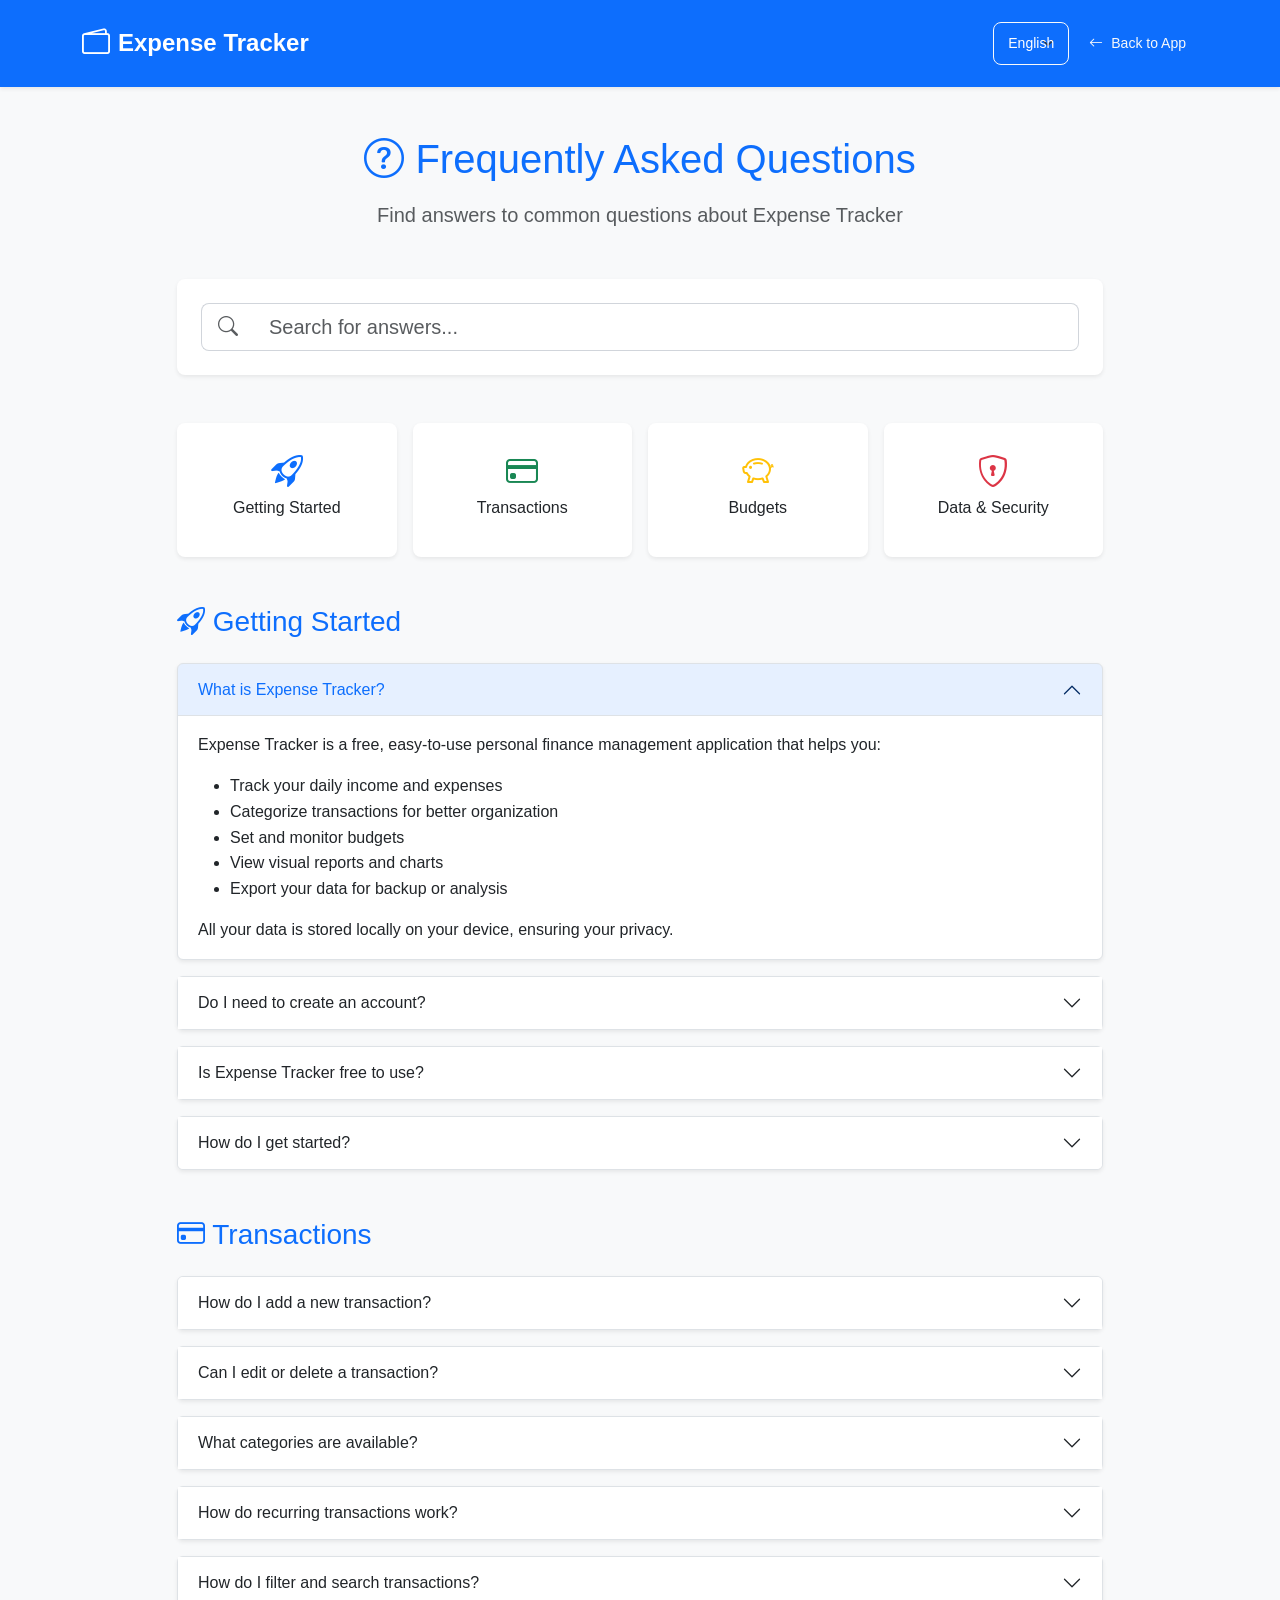
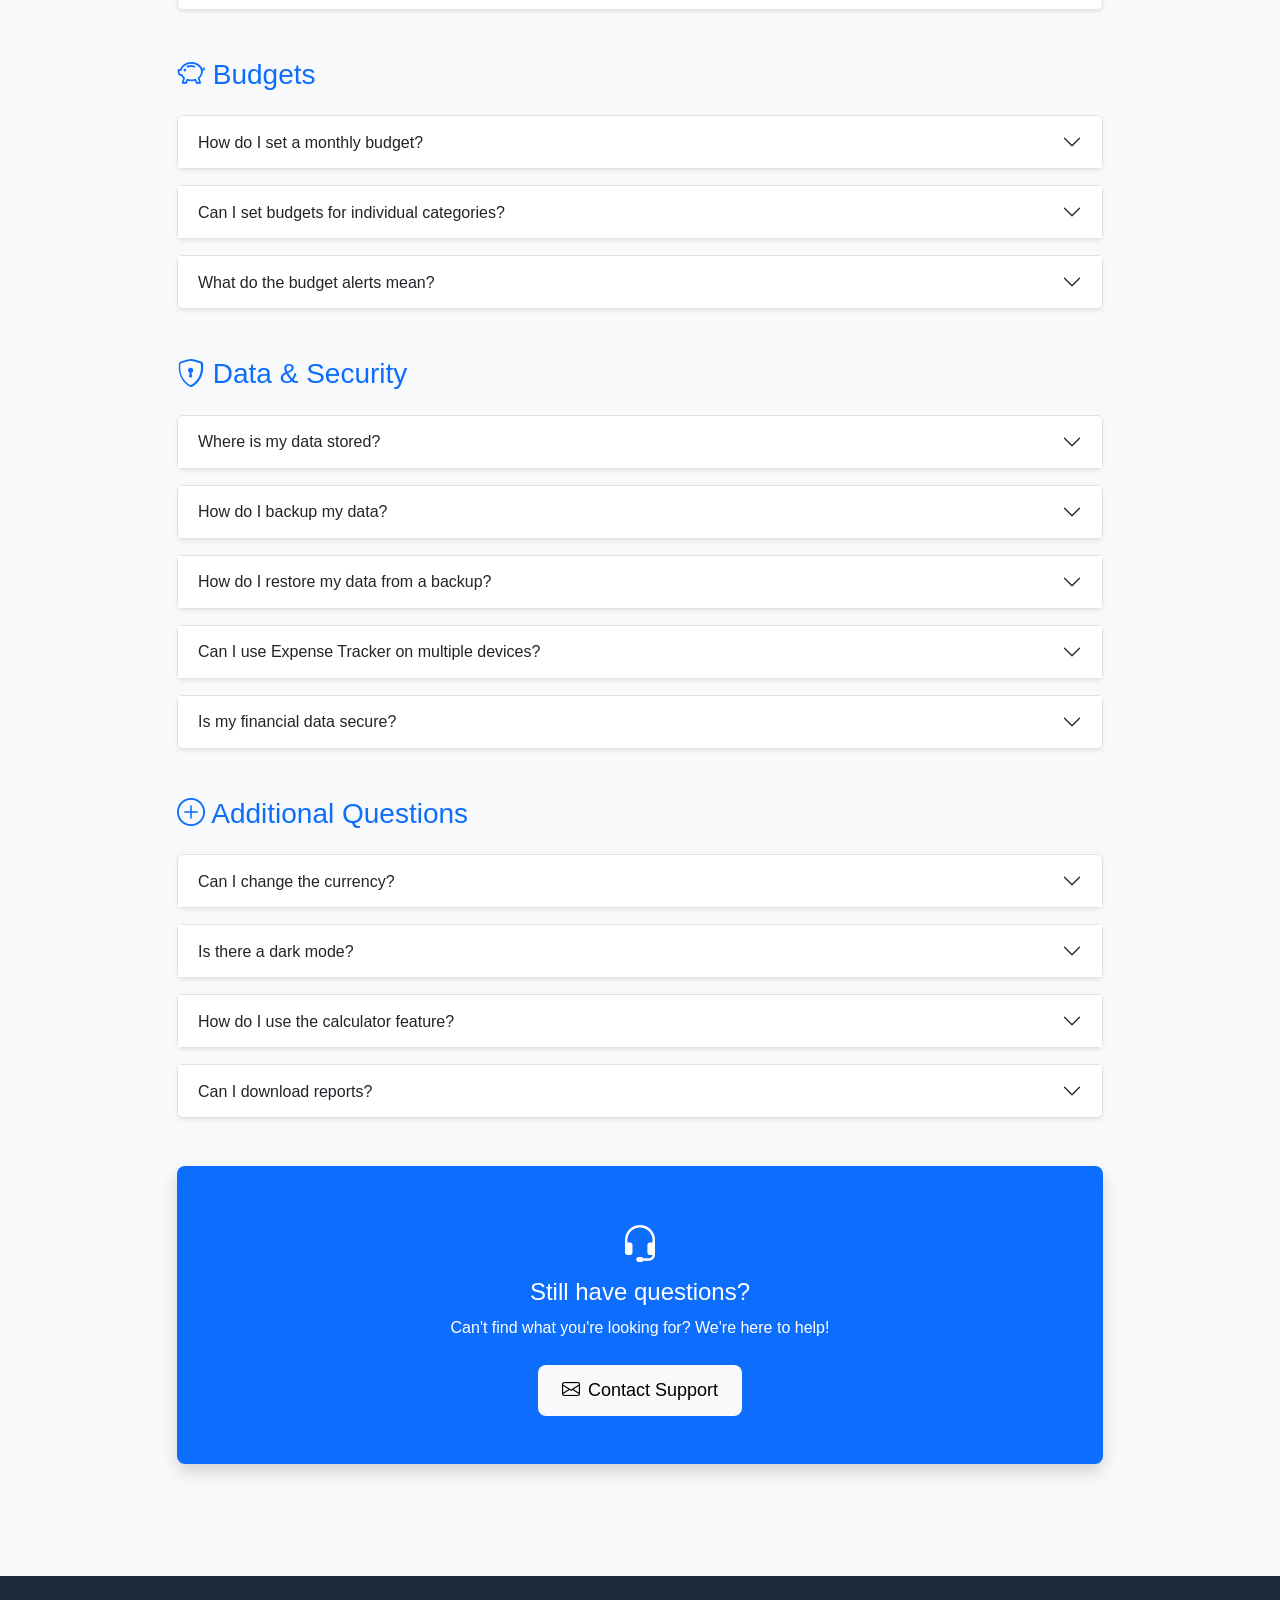
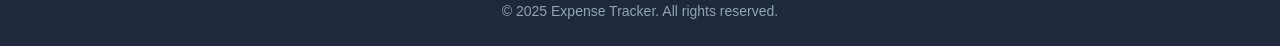
<file: faq.html>
<!DOCTYPE html>
<html lang="en">

<head>
    <meta charset="UTF-8">
    <meta name="viewport" content="width=device-width, initial-scale=1.0">
    <meta name="description" content="Frequently Asked Questions - Expense Tracker">
    <title data-i18n="page.title.faq">FAQ - Expense Tracker</title>
    <link rel="icon" type="image/svg+xml"
        href="data:image/svg+xml,%3Csvg xmlns='http://www.w3.org/2000/svg' viewBox='0 0 100 100'%3E%3Crect width='100' height='100' rx='20' fill='%230d6efd'/%3E%3Ctext x='50' y='70' font-size='60' text-anchor='middle' fill='white' font-family='Arial, sans-serif' font-weight='bold'%3E💰%3C/text%3E%3C/svg%3E">

    <!-- Bootstrap 5 CSS -->
    <link href="https://cdn.jsdelivr.net/npm/bootstrap@5.3.2/dist/css/bootstrap.min.css" rel="stylesheet">

    <!-- Bootstrap Icons -->
    <link rel="stylesheet" href="https://cdn.jsdelivr.net/npm/bootstrap-icons@1.11.2/font/bootstrap-icons.css">

    <!-- Custom CSS -->
    <link rel="stylesheet" href="styles.css">

    <style>
        .faq-item {
            border-left: 4px solid #0d6efd;
            transition: all 0.3s ease;
        }

        .faq-item:hover {
            border-left-color: #0a58ca;
            background-color: rgba(13, 110, 253, 0.05);
        }

        .accordion-button:not(.collapsed) {
            background-color: rgba(13, 110, 253, 0.1);
            color: #0d6efd;
        }

        .accordion-button:focus {
            box-shadow: 0 0 0 0.25rem rgba(13, 110, 253, 0.25);
        }

        .category-badge {
            font-size: 0.75rem;
            padding: 0.25rem 0.75rem;
            border-radius: 50px;
        }
    </style>
</head>

<body>
    <!-- Navigation Bar -->
    <nav class="navbar navbar-expand-lg navbar-dark bg-primary shadow-sm">
        <div class="container">
            <a class="navbar-brand" href="index.html">
                <i class="bi bi-wallet2"></i> <span data-i18n="footer.brand">Expense Tracker</span>
            </a>
            <div class="d-flex align-items-center gap-2">
                <select id="pageLangSelect" class="form-select form-select-sm bg-transparent text-white border-light"
                    style="width: auto;">
                    <option value="en" class="text-dark">English</option>
                    <option value="si" class="text-dark">සිංහල</option>
                    <option value="ta" class="text-dark">தமிழ்</option>
                </select>
                <a href="index.html" class="btn btn-outline-light btn-sm">
                    <i class="bi bi-arrow-left"></i> <span data-i18n="common.backToApp">Back to App</span>
                </a>
            </div>
        </div>
    </nav>

    <!-- Main Content -->
    <div class="container py-5">
        <div class="row justify-content-center">
            <div class="col-lg-10">
                <!-- Header -->
                <div class="text-center mb-5">
                    <h1 class="text-primary mb-3">
                        <i class="bi bi-question-circle"></i> <span data-i18n="faq.title">Frequently Asked
                            Questions</span>
                    </h1>
                    <p class="lead text-muted" data-i18n="faq.subtitle">Find answers to common questions about Expense
                        Tracker</p>
                </div>

                <!-- Search Box -->
                <div class="card shadow-sm mb-5">
                    <div class="card-body p-4">
                        <div class="input-group input-group-lg">
                            <span class="input-group-text bg-white border-end-0">
                                <i class="bi bi-search text-muted"></i>
                            </span>
                            <input type="text" class="form-control border-start-0" id="faqSearch"
                                data-i18n="faq.searchPlaceholder" placeholder="Search for answers..."
                                onkeyup="filterFAQ()">
                        </div>
                    </div>
                </div>

                <!-- Quick Links -->
                <div class="row g-3 mb-5">
                    <div class="col-6 col-md-3">
                        <a href="#getting-started" class="card text-decoration-none h-100 border-0 shadow-sm">
                            <div class="card-body text-center py-4">
                                <i class="bi bi-rocket-takeoff fs-2 text-primary mb-2"></i>
                                <h6 class="mb-0" data-i18n="faq.category.gettingStarted">Getting Started</h6>
                            </div>
                        </a>
                    </div>
                    <div class="col-6 col-md-3">
                        <a href="#transactions" class="card text-decoration-none h-100 border-0 shadow-sm">
                            <div class="card-body text-center py-4">
                                <i class="bi bi-credit-card fs-2 text-success mb-2"></i>
                                <h6 class="mb-0" data-i18n="faq.category.transactions">Transactions</h6>
                            </div>
                        </a>
                    </div>
                    <div class="col-6 col-md-3">
                        <a href="#budgets" class="card text-decoration-none h-100 border-0 shadow-sm">
                            <div class="card-body text-center py-4">
                                <i class="bi bi-piggy-bank fs-2 text-warning mb-2"></i>
                                <h6 class="mb-0" data-i18n="faq.category.budgets">Budgets</h6>
                            </div>
                        </a>
                    </div>
                    <div class="col-6 col-md-3">
                        <a href="#data-security" class="card text-decoration-none h-100 border-0 shadow-sm">
                            <div class="card-body text-center py-4">
                                <i class="bi bi-shield-lock fs-2 text-danger mb-2"></i>
                                <h6 class="mb-0" data-i18n="faq.category.dataSecurity">Data & Security</h6>
                            </div>
                        </a>
                    </div>
                </div>

                <!-- Getting Started Section -->
                <section id="getting-started" class="mb-5">
                    <h3 class="text-primary mb-4">
                        <i class="bi bi-rocket-takeoff"></i> <span data-i18n="faq.category.gettingStarted">Getting
                            Started</span>
                    </h3>
                    <div class="accordion" id="gettingStartedAccordion">
                        <div class="accordion-item faq-item mb-3 border rounded shadow-sm">
                            <h2 class="accordion-header">
                                <button class="accordion-button" type="button" data-bs-toggle="collapse"
                                    data-bs-target="#faq1" data-i18n="faq.q1">
                                    What is Expense Tracker?
                                </button>
                            </h2>
                            <div id="faq1" class="accordion-collapse collapse show"
                                data-bs-parent="#gettingStartedAccordion">
                                <div class="accordion-body">
                                    <p>Expense Tracker is a free, easy-to-use personal finance management application
                                        that helps you:</p>
                                    <ul>
                                        <li>Track your daily income and expenses</li>
                                        <li>Categorize transactions for better organization</li>
                                        <li>Set and monitor budgets</li>
                                        <li>View visual reports and charts</li>
                                        <li>Export your data for backup or analysis</li>
                                    </ul>
                                    <p class="mb-0">All your data is stored locally on your device, ensuring your
                                        privacy.</p>
                                </div>
                            </div>
                        </div>

                        <div class="accordion-item faq-item mb-3 border rounded shadow-sm">
                            <h2 class="accordion-header">
                                <button class="accordion-button collapsed" type="button" data-bs-toggle="collapse"
                                    data-bs-target="#faq2" data-i18n="faq.q2">
                                    Do I need to create an account?
                                </button>
                            </h2>
                            <div id="faq2" class="accordion-collapse collapse"
                                data-bs-parent="#gettingStartedAccordion">
                                <div class="accordion-body">
                                    <p><strong>No account required!</strong> Expense Tracker works entirely in your
                                        browser without requiring registration or login.</p>
                                    <p class="mb-0">Your data is stored locally using your browser's localStorage, which
                                        means you can start tracking expenses immediately without any setup.</p>
                                </div>
                            </div>
                        </div>

                        <div class="accordion-item faq-item mb-3 border rounded shadow-sm">
                            <h2 class="accordion-header">
                                <button class="accordion-button collapsed" type="button" data-bs-toggle="collapse"
                                    data-bs-target="#faq3" data-i18n="faq.q3">
                                    Is Expense Tracker free to use?
                                </button>
                            </h2>
                            <div id="faq3" class="accordion-collapse collapse"
                                data-bs-parent="#gettingStartedAccordion">
                                <div class="accordion-body">
                                    <p><strong>Yes, completely free!</strong> Expense Tracker is 100% free to use with
                                        no hidden costs, subscriptions, or premium features locked behind a paywall.</p>
                                    <p class="mb-0">All features are available to everyone.</p>
                                </div>
                            </div>
                        </div>

                        <div class="accordion-item faq-item mb-3 border rounded shadow-sm">
                            <h2 class="accordion-header">
                                <button class="accordion-button collapsed" type="button" data-bs-toggle="collapse"
                                    data-bs-target="#faq4" data-i18n="faq.q4">
                                    How do I get started?
                                </button>
                            </h2>
                            <div id="faq4" class="accordion-collapse collapse"
                                data-bs-parent="#gettingStartedAccordion">
                                <div class="accordion-body">
                                    <p>Getting started is easy:</p>
                                    <ol>
                                        <li><strong>Add your first transaction:</strong> Click the "Add Transaction"
                                            button</li>
                                        <li><strong>Choose the type:</strong> Select Income or Expense</li>
                                        <li><strong>Fill in details:</strong> Enter amount, category, description, and
                                            date</li>
                                        <li><strong>Save:</strong> Click "Save Transaction"</li>
                                    </ol>
                                    <p class="mb-0">That's it! Your transaction will appear in the Recent Transactions
                                        list and be reflected in your dashboard summary.</p>
                                </div>
                            </div>
                        </div>
                    </div>
                </section>

                <!-- Transactions Section -->
                <section id="transactions" class="mb-5">
                    <h3 class="text-primary mb-4">
                        <i class="bi bi-credit-card"></i> <span
                            data-i18n="faq.category.transactions">Transactions</span>
                    </h3>
                    <div class="accordion" id="transactionsAccordion">
                        <div class="accordion-item faq-item mb-3 border rounded shadow-sm">
                            <h2 class="accordion-header">
                                <button class="accordion-button collapsed" type="button" data-bs-toggle="collapse"
                                    data-bs-target="#faq5" data-i18n="faq.q5">
                                    How do I add a new transaction?
                                </button>
                            </h2>
                            <div id="faq5" class="accordion-collapse collapse" data-bs-parent="#transactionsAccordion">
                                <div class="accordion-body">
                                    <p>To add a new transaction:</p>
                                    <ol>
                                        <li>Click the <span class="badge bg-primary"><i class="bi bi-plus-circle"></i>
                                                Add Transaction</span> button</li>
                                        <li>Select whether it's an <strong>Income</strong> or <strong>Expense</strong>
                                        </li>
                                        <li>Enter the <strong>Amount</strong></li>
                                        <li>Choose a <strong>Category</strong> (e.g., Food, Transport, Salary)</li>
                                        <li>Add a <strong>Description</strong> for reference</li>
                                        <li>Select the <strong>Date</strong></li>
                                        <li>Click <strong>Save Transaction</strong></li>
                                    </ol>
                                </div>
                            </div>
                        </div>

                        <div class="accordion-item faq-item mb-3 border rounded shadow-sm">
                            <h2 class="accordion-header">
                                <button class="accordion-button collapsed" type="button" data-bs-toggle="collapse"
                                    data-bs-target="#faq6" data-i18n="faq.q6">
                                    Can I edit or delete a transaction?
                                </button>
                            </h2>
                            <div id="faq6" class="accordion-collapse collapse" data-bs-parent="#transactionsAccordion">
                                <div class="accordion-body">
                                    <p><strong>Yes!</strong> Each transaction in the Recent Transactions list has action
                                        buttons:</p>
                                    <ul>
                                        <li><i class="bi bi-pencil text-primary"></i> <strong>Edit:</strong> Modify any
                                            transaction details</li>
                                        <li><i class="bi bi-copy text-secondary"></i> <strong>Duplicate:</strong> Create
                                            a copy with today's date</li>
                                        <li><i class="bi bi-trash text-danger"></i> <strong>Delete:</strong> Remove the
                                            transaction permanently</li>
                                    </ul>
                                </div>
                            </div>
                        </div>

                        <div class="accordion-item faq-item mb-3 border rounded shadow-sm">
                            <h2 class="accordion-header">
                                <button class="accordion-button collapsed" type="button" data-bs-toggle="collapse"
                                    data-bs-target="#faq7" data-i18n="faq.q7">
                                    What categories are available?
                                </button>
                            </h2>
                            <div id="faq7" class="accordion-collapse collapse" data-bs-parent="#transactionsAccordion">
                                <div class="accordion-body">
                                    <p><strong>Expense Categories:</strong></p>
                                    <p>🍔 Food, 🚗 Transport, 💡 Utilities, 🎬 Entertainment, 🛒 Shopping, 🏥 Health, 📚
                                        Education, 🏠 Rent/Mortgage, 🛡️ Insurance, 💳 Debt/Loan, 💎 Savings/Investment,
                                        🎁 Gifts, ✈️ Travel, 📱 Subscriptions, 💅 Personal Care</p>
                                    <p><strong>Income Categories:</strong></p>
                                    <p>💰 Salary, 💼 Business/Freelance, 📈 Investment, 🏘️ Rental Income, 🎉 Bonus, 🎀
                                        Gift Received, ↩️ Refund</p>
                                    <p class="mb-0">📦 <strong>Other:</strong> For anything that doesn't fit the above
                                        categories</p>
                                </div>
                            </div>
                        </div>

                        <div class="accordion-item faq-item mb-3 border rounded shadow-sm">
                            <h2 class="accordion-header">
                                <button class="accordion-button collapsed" type="button" data-bs-toggle="collapse"
                                    data-bs-target="#faq8" data-i18n="faq.q8">
                                    How do recurring transactions work?
                                </button>
                            </h2>
                            <div id="faq8" class="accordion-collapse collapse" data-bs-parent="#transactionsAccordion">
                                <div class="accordion-body">
                                    <p>Recurring transactions automatically create new entries based on your schedule:
                                    </p>
                                    <ul>
                                        <li><strong>Daily:</strong> Creates a transaction every day</li>
                                        <li><strong>Weekly:</strong> Creates a transaction every week</li>
                                        <li><strong>Monthly:</strong> Creates a transaction every month</li>
                                        <li><strong>Yearly:</strong> Creates a transaction every year</li>
                                    </ul>
                                    <p>To set up:</p>
                                    <ol>
                                        <li>Go to Settings → Recurring Transactions</li>
                                        <li>Click "Add Recurring"</li>
                                        <li>Fill in the details and frequency</li>
                                        <li>Set start date (and optional end date)</li>
                                    </ol>
                                    <p class="mb-0">You can enable/disable, edit, or delete recurring transactions at
                                        any time.</p>
                                </div>
                            </div>
                        </div>

                        <div class="accordion-item faq-item mb-3 border rounded shadow-sm">
                            <h2 class="accordion-header">
                                <button class="accordion-button collapsed" type="button" data-bs-toggle="collapse"
                                    data-bs-target="#faq9" data-i18n="faq.q9">
                                    How do I filter and search transactions?
                                </button>
                            </h2>
                            <div id="faq9" class="accordion-collapse collapse" data-bs-parent="#transactionsAccordion">
                                <div class="accordion-body">
                                    <p>Use the filter options above the transactions list:</p>
                                    <ul>
                                        <li><strong>Type Filter:</strong> All, Income Only, or Expenses Only</li>
                                        <li><strong>Category Filter:</strong> Filter by specific category</li>
                                        <li><strong>Period Filter:</strong> Today, This Week, This Month, This Year, All
                                            Time, or Custom Range</li>
                                        <li><strong>Search Box:</strong> Search by description or amount</li>
                                    </ul>
                                </div>
                            </div>
                        </div>
                    </div>
                </section>

                <!-- Budgets Section -->
                <section id="budgets" class="mb-5">
                    <h3 class="text-primary mb-4">
                        <i class="bi bi-piggy-bank"></i> <span data-i18n="faq.category.budgets">Budgets</span>
                    </h3>
                    <div class="accordion" id="budgetsAccordion">
                        <div class="accordion-item faq-item mb-3 border rounded shadow-sm">
                            <h2 class="accordion-header">
                                <button class="accordion-button collapsed" type="button" data-bs-toggle="collapse"
                                    data-bs-target="#faq10" data-i18n="faq.q10">
                                    How do I set a monthly budget?
                                </button>
                            </h2>
                            <div id="faq10" class="accordion-collapse collapse" data-bs-parent="#budgetsAccordion">
                                <div class="accordion-body">
                                    <p>To set your monthly budget:</p>
                                    <ol>
                                        <li>Click the <i class="bi bi-gear"></i> <strong>Settings</strong> icon in the
                                            navigation</li>
                                        <li>Find the <strong>Monthly Budget</strong> field</li>
                                        <li>Enter your desired budget amount</li>
                                        <li>Click <strong>Save Settings</strong></li>
                                    </ol>
                                    <p class="mb-0">Your budget progress will be displayed on the dashboard with a
                                        visual progress bar.</p>
                                </div>
                            </div>
                        </div>

                        <div class="accordion-item faq-item mb-3 border rounded shadow-sm">
                            <h2 class="accordion-header">
                                <button class="accordion-button collapsed" type="button" data-bs-toggle="collapse"
                                    data-bs-target="#faq11" data-i18n="faq.q11">
                                    Can I set budgets for individual categories?
                                </button>
                            </h2>
                            <div id="faq11" class="accordion-collapse collapse" data-bs-parent="#budgetsAccordion">
                                <div class="accordion-body">
                                    <p><strong>Yes!</strong> You can set individual budgets for each expense category:
                                    </p>
                                    <ol>
                                        <li>Go to <strong>Settings</strong></li>
                                        <li>Scroll to <strong>Category Budgets</strong> section</li>
                                        <li>Enter budget amounts for each category you want to track</li>
                                        <li>Save your settings</li>
                                    </ol>
                                    <p class="mb-0">You'll receive alerts when you reach 80%, 90%, or exceed your
                                        category budgets.</p>
                                </div>
                            </div>
                        </div>

                        <div class="accordion-item faq-item mb-3 border rounded shadow-sm">
                            <h2 class="accordion-header">
                                <button class="accordion-button collapsed" type="button" data-bs-toggle="collapse"
                                    data-bs-target="#faq12" data-i18n="faq.q12">
                                    What do the budget alerts mean?
                                </button>
                            </h2>
                            <div id="faq12" class="accordion-collapse collapse" data-bs-parent="#budgetsAccordion">
                                <div class="accordion-body">
                                    <p>Budget alerts notify you about your spending:</p>
                                    <ul>
                                        <li><span class="badge bg-info">ℹ️ 80% Used</span> - You've used 80% of your
                                            budget</li>
                                        <li><span class="badge bg-warning text-dark">⚠️ 90% Used</span> - Warning:
                                            approaching your limit</li>
                                        <li><span class="badge bg-danger">⚠️ Exceeded</span> - You've gone over your
                                            budget</li>
                                    </ul>
                                    <p class="mb-0">You can enable or disable budget alerts in Settings → Notifications.
                                    </p>
                                </div>
                            </div>
                        </div>
                    </div>
                </section>

                <!-- Data & Security Section -->
                <section id="data-security" class="mb-5">
                    <h3 class="text-primary mb-4">
                        <i class="bi bi-shield-lock"></i> <span data-i18n="faq.category.dataSecurity">Data &
                            Security</span>
                    </h3>
                    <div class="accordion" id="dataSecurityAccordion">
                        <div class="accordion-item faq-item mb-3 border rounded shadow-sm">
                            <h2 class="accordion-header">
                                <button class="accordion-button collapsed" type="button" data-bs-toggle="collapse"
                                    data-bs-target="#faq13" data-i18n="faq.q13">
                                    Where is my data stored?
                                </button>
                            </h2>
                            <div id="faq13" class="accordion-collapse collapse" data-bs-parent="#dataSecurityAccordion">
                                <div class="accordion-body">
                                    <p>Your data is stored <strong>locally on your device</strong> using your browser's
                                        localStorage.</p>
                                    <div class="alert alert-success">
                                        <i class="bi bi-check-circle"></i> <strong>Benefits:</strong>
                                        <ul class="mb-0 mt-2">
                                            <li>Your financial data never leaves your device</li>
                                            <li>No server or cloud storage involved</li>
                                            <li>Complete privacy and control over your data</li>
                                        </ul>
                                    </div>
                                </div>
                            </div>
                        </div>

                        <div class="accordion-item faq-item mb-3 border rounded shadow-sm">
                            <h2 class="accordion-header">
                                <button class="accordion-button collapsed" type="button" data-bs-toggle="collapse"
                                    data-bs-target="#faq14" data-i18n="faq.q14">
                                    How do I backup my data?
                                </button>
                            </h2>
                            <div id="faq14" class="accordion-collapse collapse" data-bs-parent="#dataSecurityAccordion">
                                <div class="accordion-body">
                                    <p><strong>Regular backups are recommended!</strong> To export your data:</p>
                                    <ol>
                                        <li>Go to <strong>Settings</strong></li>
                                        <li>Scroll to <strong>Data Management</strong></li>
                                        <li>Click <strong>Export Data (JSON)</strong> for a complete backup</li>
                                        <li>Or click <strong>Export as CSV</strong> for spreadsheet compatibility</li>
                                    </ol>
                                    <div class="alert alert-warning">
                                        <i class="bi bi-exclamation-triangle"></i> <strong>Important:</strong> Clearing
                                        your browser data or using private/incognito mode will remove your stored data.
                                        Always keep backups!
                                    </div>
                                </div>
                            </div>
                        </div>

                        <div class="accordion-item faq-item mb-3 border rounded shadow-sm">
                            <h2 class="accordion-header">
                                <button class="accordion-button collapsed" type="button" data-bs-toggle="collapse"
                                    data-bs-target="#faq15" data-i18n="faq.q15">
                                    How do I restore my data from a backup?
                                </button>
                            </h2>
                            <div id="faq15" class="accordion-collapse collapse" data-bs-parent="#dataSecurityAccordion">
                                <div class="accordion-body">
                                    <p>To restore data from a JSON backup:</p>
                                    <ol>
                                        <li>Go to <strong>Settings</strong></li>
                                        <li>Click <strong>Import Data</strong></li>
                                        <li>Select your backup JSON file</li>
                                        <li>Your data will be restored automatically</li>
                                    </ol>
                                    <p class="mb-0"><strong>Note:</strong> Importing will replace all existing data with
                                        the backup data.</p>
                                </div>
                            </div>
                        </div>

                        <div class="accordion-item faq-item mb-3 border rounded shadow-sm">
                            <h2 class="accordion-header">
                                <button class="accordion-button collapsed" type="button" data-bs-toggle="collapse"
                                    data-bs-target="#faq16" data-i18n="faq.q16">
                                    Can I use Expense Tracker on multiple devices?
                                </button>
                            </h2>
                            <div id="faq16" class="accordion-collapse collapse" data-bs-parent="#dataSecurityAccordion">
                                <div class="accordion-body">
                                    <p>Since data is stored locally, it doesn't automatically sync between devices.
                                        However, you can manually transfer data:</p>
                                    <ol>
                                        <li><strong>Export</strong> your data from the first device (JSON format)</li>
                                        <li>Transfer the file to your other device (email, cloud storage, USB, etc.)
                                        </li>
                                        <li><strong>Import</strong> the file on the second device</li>
                                    </ol>
                                    <p class="mb-0">Repeat this process whenever you want to sync your data between
                                        devices.</p>
                                </div>
                            </div>
                        </div>

                        <div class="accordion-item faq-item mb-3 border rounded shadow-sm">
                            <h2 class="accordion-header">
                                <button class="accordion-button collapsed" type="button" data-bs-toggle="collapse"
                                    data-bs-target="#faq17" data-i18n="faq.q17">
                                    Is my financial data secure?
                                </button>
                            </h2>
                            <div id="faq17" class="accordion-collapse collapse" data-bs-parent="#dataSecurityAccordion">
                                <div class="accordion-body">
                                    <p><strong>Yes!</strong> Your data security is ensured by:</p>
                                    <ul>
                                        <li><strong>Local Storage:</strong> Data never leaves your device</li>
                                        <li><strong>No External Transmission:</strong> We don't send your data to any
                                            servers</li>
                                        <li><strong>No Third-Party Access:</strong> Your financial information isn't
                                            shared with anyone</li>
                                        <li><strong>Browser Security:</strong> Protected by your browser's security
                                            measures</li>
                                    </ul>
                                    <p class="mb-0">For more details, please read our <a
                                            href="privacy-policy.html">Privacy Policy</a>.</p>
                                </div>
                            </div>
                        </div>
                    </div>
                </section>

                <!-- Additional Questions Section -->
                <section id="additional" class="mb-5">
                    <h3 class="text-primary mb-4">
                        <i class="bi bi-plus-circle"></i> <span data-i18n="faq.category.additional">Additional
                            Questions</span>
                    </h3>
                    <div class="accordion" id="additionalAccordion">
                        <div class="accordion-item faq-item mb-3 border rounded shadow-sm">
                            <h2 class="accordion-header">
                                <button class="accordion-button collapsed" type="button" data-bs-toggle="collapse"
                                    data-bs-target="#faq18" data-i18n="faq.q18">
                                    Can I change the currency?
                                </button>
                            </h2>
                            <div id="faq18" class="accordion-collapse collapse" data-bs-parent="#additionalAccordion">
                                <div class="accordion-body">
                                    <p><strong>Yes!</strong> Expense Tracker supports multiple currencies:</p>
                                    <ul>
                                        <li>🇱🇰 Sri Lankan Rupee (Rs.)</li>
                                        <li>🇺🇸 US Dollar ($)</li>
                                        <li>🇬🇧 British Pound (£)</li>
                                        <li>🇪🇺 Euro (€)</li>
                                        <li>🇦🇪 UAE Dirham (د.إ)</li>
                                    </ul>
                                    <p class="mb-0">Change your currency in Settings → Currency.</p>
                                </div>
                            </div>
                        </div>

                        <div class="accordion-item faq-item mb-3 border rounded shadow-sm">
                            <h2 class="accordion-header">
                                <button class="accordion-button collapsed" type="button" data-bs-toggle="collapse"
                                    data-bs-target="#faq19" data-i18n="faq.q19">
                                    Is there a dark mode?
                                </button>
                            </h2>
                            <div id="faq19" class="accordion-collapse collapse" data-bs-parent="#additionalAccordion">
                                <div class="accordion-body">
                                    <p><strong>Yes!</strong> Expense Tracker offers three theme options:</p>
                                    <ul>
                                        <li>☀️ <strong>Light Theme:</strong> Classic light appearance</li>
                                        <li>🌙 <strong>Dark Theme:</strong> Easy on the eyes in low light</li>
                                        <li>🔄 <strong>Auto:</strong> Follows your system preference</li>
                                    </ul>
                                    <p class="mb-0">Change your theme in Settings → Theme.</p>
                                </div>
                            </div>
                        </div>

                        <div class="accordion-item faq-item mb-3 border rounded shadow-sm">
                            <h2 class="accordion-header">
                                <button class="accordion-button collapsed" type="button" data-bs-toggle="collapse"
                                    data-bs-target="#faq20" data-i18n="faq.q20">
                                    How do I use the calculator feature?
                                </button>
                            </h2>
                            <div id="faq20" class="accordion-collapse collapse" data-bs-parent="#additionalAccordion">
                                <div class="accordion-body">
                                    <p>A built-in calculator is available for quick calculations:</p>
                                    <ul>
                                        <li>Click the <i class="bi bi-calculator"></i> floating calculator button
                                            (bottom right)</li>
                                        <li>Perform your calculations</li>
                                        <li>Use the result directly in a new transaction</li>
                                    </ul>
                                    <p class="mb-0">Perfect for splitting bills or calculating totals before adding
                                        transactions!</p>
                                </div>
                            </div>
                        </div>

                        <div class="accordion-item faq-item mb-3 border rounded shadow-sm">
                            <h2 class="accordion-header">
                                <button class="accordion-button collapsed" type="button" data-bs-toggle="collapse"
                                    data-bs-target="#faq21" data-i18n="faq.q21">
                                    Can I download reports?
                                </button>
                            </h2>
                            <div id="faq21" class="accordion-collapse collapse" data-bs-parent="#additionalAccordion">
                                <div class="accordion-body">
                                    <p><strong>Yes!</strong> You can download your financial reports:</p>
                                    <ul>
                                        <li>Click the <strong>Download Report</strong> button on the dashboard</li>
                                        <li>An HTML report will be generated with your summary, charts, and transactions
                                        </li>
                                        <li>Open it in any browser or print it as PDF</li>
                                    </ul>
                                </div>
                            </div>
                        </div>
                    </div>
                </section>

                <!-- Still Need Help -->
                <div class="card bg-primary text-white shadow">
                    <div class="card-body text-center py-5">
                        <i class="bi bi-headset fs-1 mb-3"></i>
                        <h4 data-i18n="faq.stillNeedHelp">Still have questions?</h4>
                        <p class="mb-4" data-i18n="faq.stillNeedHelpText">Can't find what you're looking for? We're here
                            to help!</p>
                        <a href="mailto:support@expensetracker.com" class="btn btn-light btn-lg">
                            <i class="bi bi-envelope"></i> <span data-i18n="faq.contactSupport">Contact Support</span>
                        </a>
                    </div>
                </div>
            </div>
        </div>
    </div>

    <!-- Footer -->
    <footer class="footer py-4 bg-dark text-light mt-5">
        <div class="container text-center">
            <p class="small text-muted mb-0" data-i18n="common.copyright">&copy; 2025 Expense Tracker. All rights
                reserved.</p>
        </div>
    </footer>

    <!-- Bootstrap 5 JS Bundle -->
    <script src="https://cdn.jsdelivr.net/npm/bootstrap@5.3.2/dist/js/bootstrap.bundle.min.js"></script>
    <!-- Pages i18n -->
    <script src="pages-i18n.js"></script>

    <script>
        // FAQ Search Functionality
        function filterFAQ() {
            const searchTerm = document.getElementById('faqSearch').value.toLowerCase();
            const accordionItems = document.querySelectorAll('.accordion-item');

            accordionItems.forEach(item => {
                const question = item.querySelector('.accordion-button').textContent.toLowerCase();
                const answer = item.querySelector('.accordion-body').textContent.toLowerCase();

                if (question.includes(searchTerm) || answer.includes(searchTerm)) {
                    item.style.display = '';
                } else {
                    item.style.display = 'none';
                }
            });
        }
    </script>
</body>

</html>
</file>
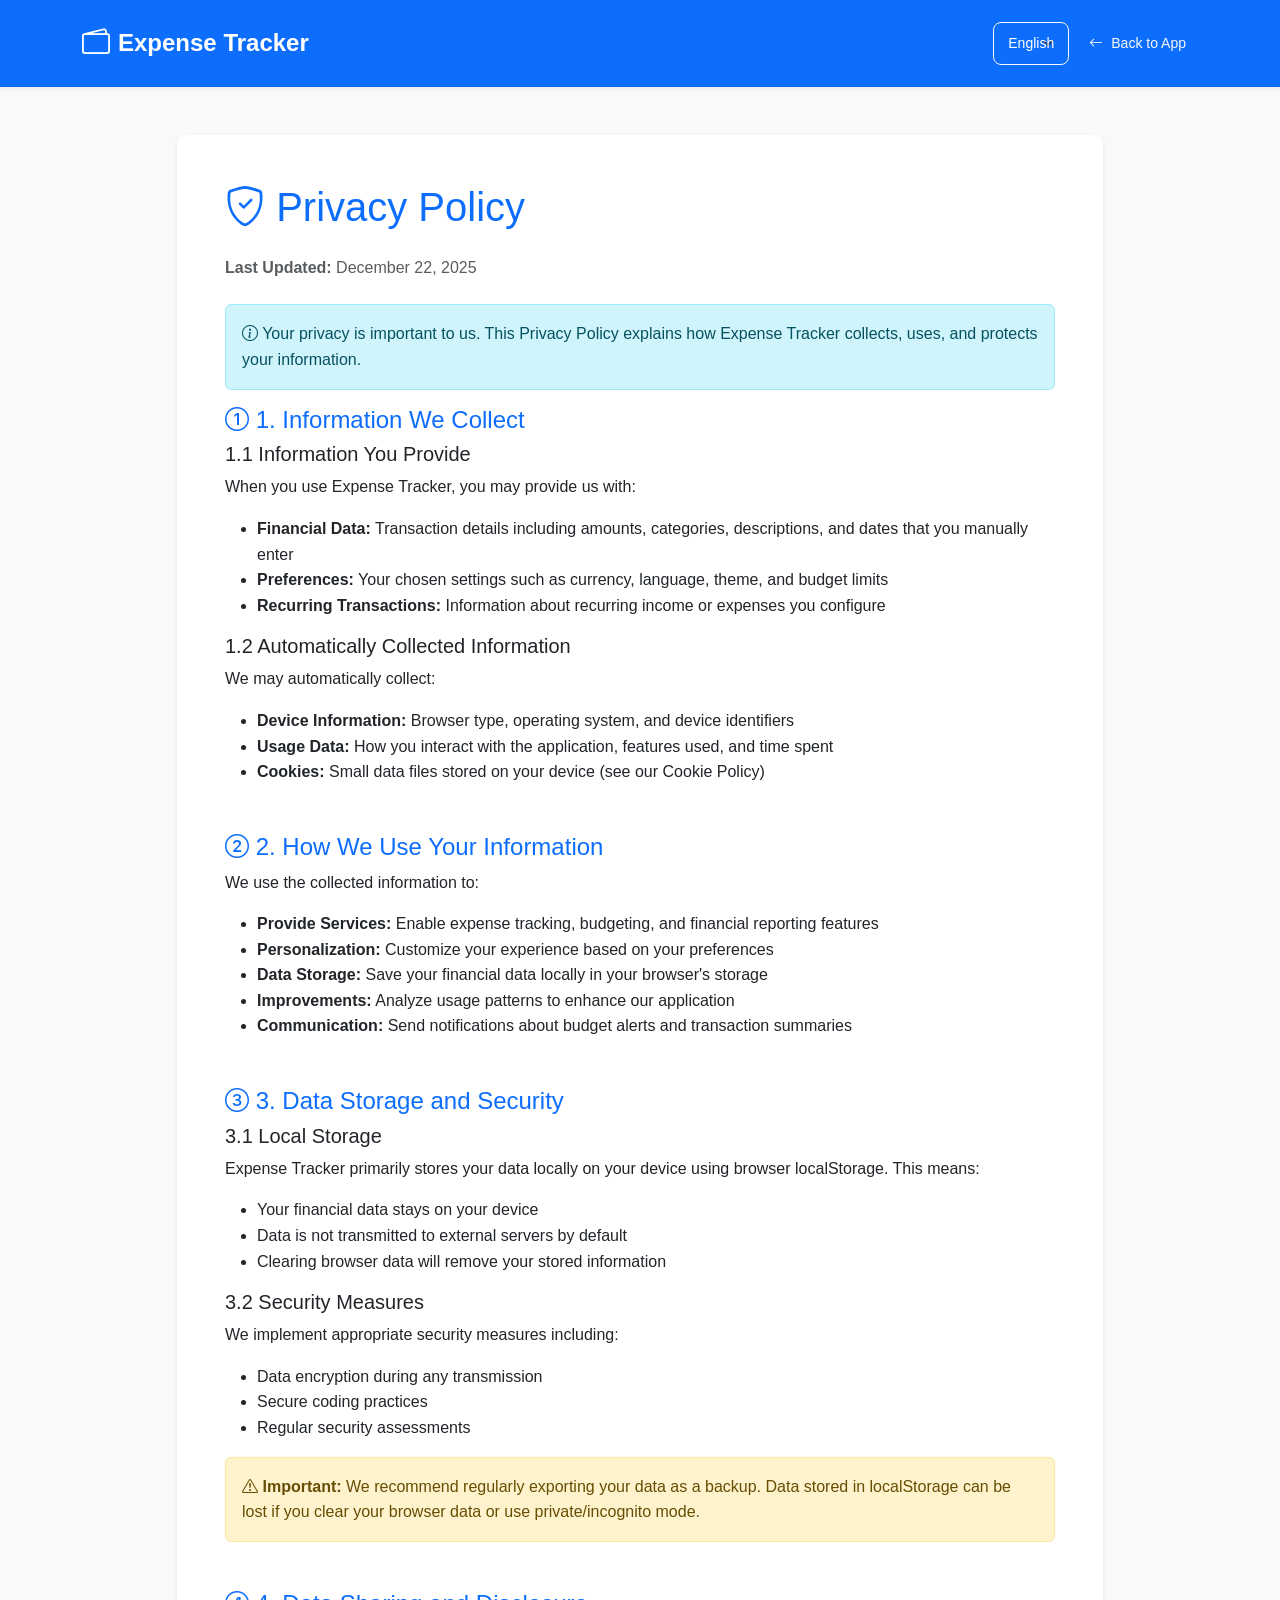
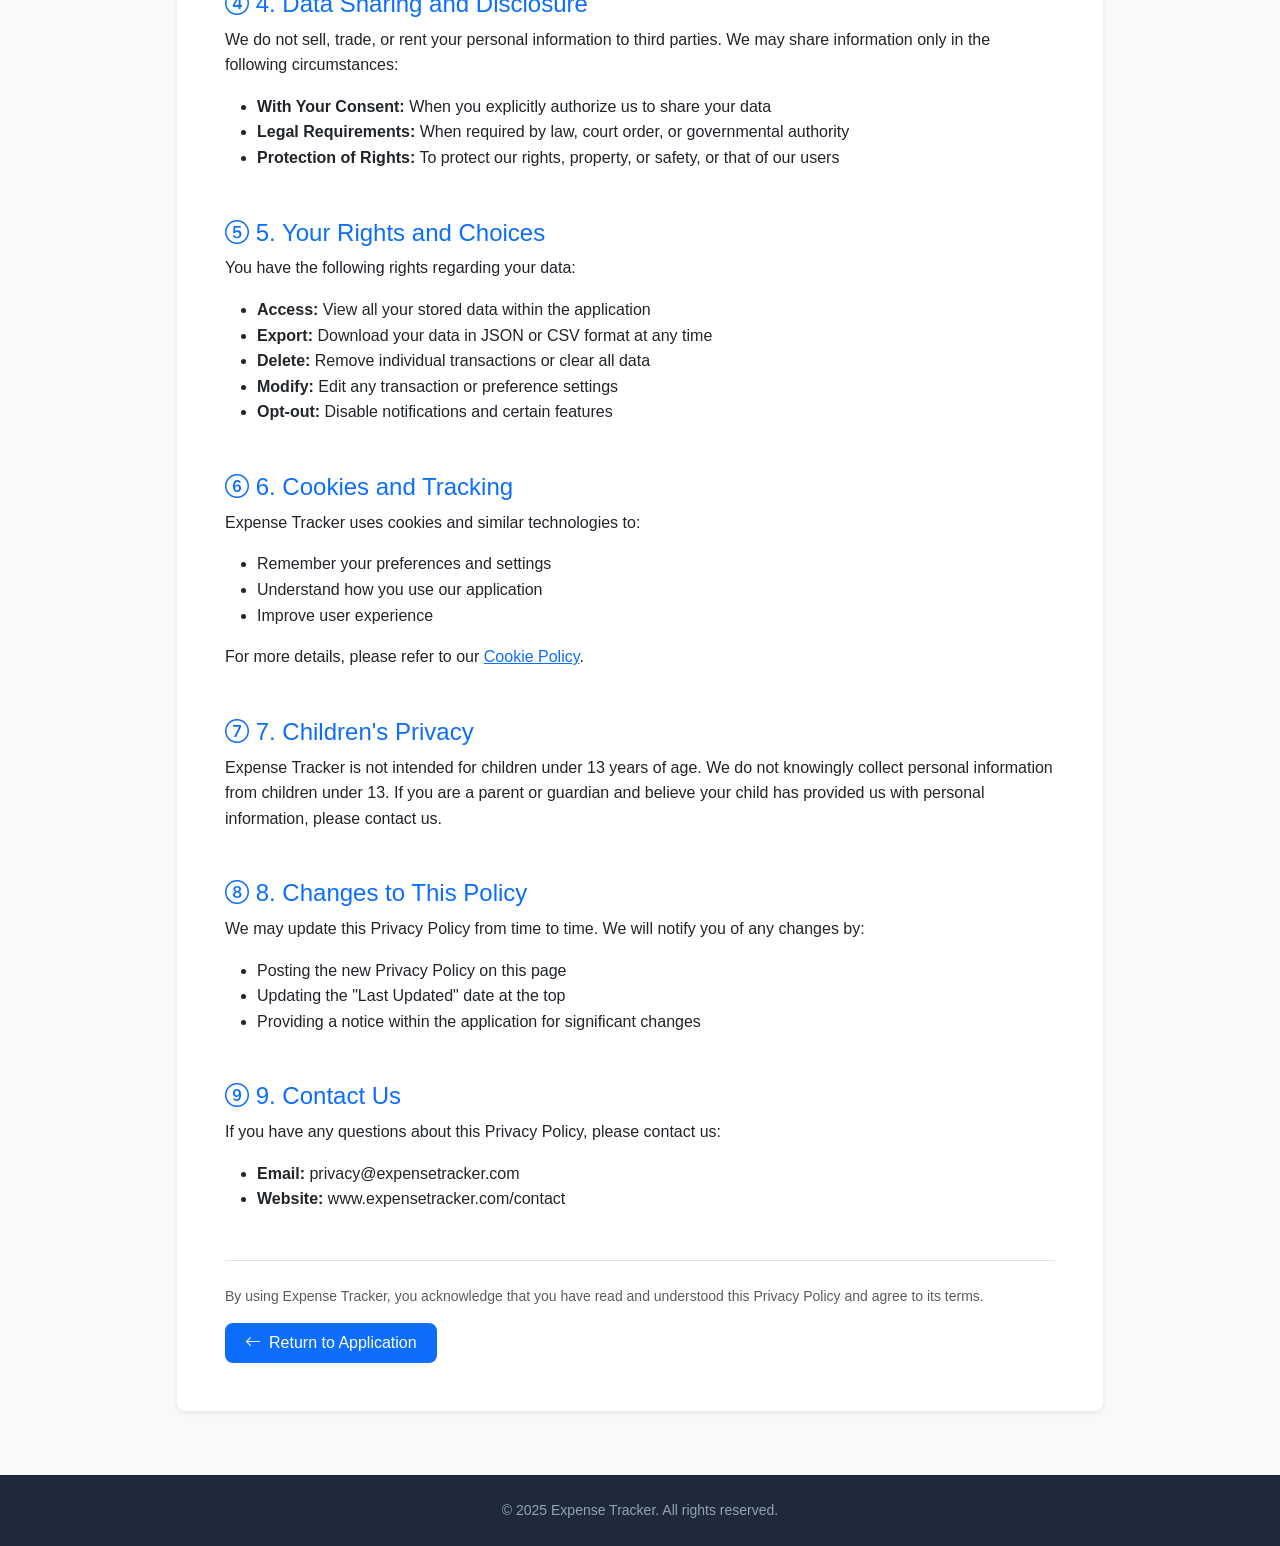
<file: privacy-policy.html>
<!DOCTYPE html>
<html lang="en">

<head>
    <meta charset="UTF-8">
    <meta name="viewport" content="width=device-width, initial-scale=1.0">
    <meta name="description" content="Privacy Policy - Expense Tracker">
    <title data-i18n="page.title.privacy">Privacy Policy - Expense Tracker</title>
    <link rel="icon" type="image/svg+xml"
        href="data:image/svg+xml,%3Csvg xmlns='http://www.w3.org/2000/svg' viewBox='0 0 100 100'%3E%3Crect width='100' height='100' rx='20' fill='%230d6efd'/%3E%3Ctext x='50' y='70' font-size='60' text-anchor='middle' fill='white' font-family='Arial, sans-serif' font-weight='bold'%3E💰%3C/text%3E%3C/svg%3E">

    <!-- Bootstrap 5 CSS -->
    <link href="https://cdn.jsdelivr.net/npm/bootstrap@5.3.2/dist/css/bootstrap.min.css" rel="stylesheet">

    <!-- Bootstrap Icons -->
    <link rel="stylesheet" href="https://cdn.jsdelivr.net/npm/bootstrap-icons@1.11.2/font/bootstrap-icons.css">

    <!-- Custom CSS -->
    <link rel="stylesheet" href="styles.css">
</head>

<body>
    <!-- Navigation Bar -->
    <nav class="navbar navbar-expand-lg navbar-dark bg-primary shadow-sm">
        <div class="container">
            <a class="navbar-brand" href="index.html">
                <i class="bi bi-wallet2"></i> <span data-i18n="footer.brand">Expense Tracker</span>
            </a>
            <div class="d-flex align-items-center gap-2">
                <select id="pageLangSelect" class="form-select form-select-sm bg-transparent text-white border-light"
                    style="width: auto;">
                    <option value="en" class="text-dark">English</option>
                    <option value="si" class="text-dark">සිංහල</option>
                    <option value="ta" class="text-dark">தமிழ்</option>
                </select>
                <a href="index.html" class="btn btn-outline-light btn-sm">
                    <i class="bi bi-arrow-left"></i> <span data-i18n="common.backToApp">Back to App</span>
                </a>
            </div>
        </div>
    </nav>

    <!-- Main Content -->
    <div class="container py-5">
        <div class="row justify-content-center">
            <div class="col-lg-10">
                <div class="card shadow-sm">
                    <div class="card-body p-4 p-md-5">
                        <h1 class="text-primary mb-4">
                            <i class="bi bi-shield-check"></i> <span data-i18n="privacy.title">Privacy Policy</span>
                        </h1>
                        <p class="text-muted mb-4"><strong data-i18n="common.lastUpdated">Last Updated:</strong>
                            December 22, 2025</p>

                        <div class="alert alert-info">
                            <i class="bi bi-info-circle"></i> <span data-i18n="privacy.intro">Your privacy is important
                                to us. This Privacy Policy
                                explains how Expense Tracker collects, uses, and protects your information.</span>
                        </div>

                        <section class="mb-5">
                            <h2 class="h4 text-primary"><i class="bi bi-1-circle"></i> <span
                                    data-i18n="privacy.section1.title">Information We Collect</span></h2>
                            <h5 data-i18n="privacy.section1.subtitle1">1.1 Information You Provide</h5>
                            <p data-i18n="privacy.section1.intro">When you use Expense Tracker, you may provide us with:
                            </p>
                            <ul>
                                <li data-i18n="privacy.section1.item1"><strong>Financial Data:</strong> Transaction
                                    details including amounts, categories,
                                    descriptions, and dates that you manually enter</li>
                                <li data-i18n="privacy.section1.item2"><strong>Preferences:</strong> Your chosen
                                    settings such as currency, language,
                                    theme, and budget limits</li>
                                <li data-i18n="privacy.section1.item3"><strong>Recurring Transactions:</strong>
                                    Information about recurring income or
                                    expenses you configure</li>
                            </ul>

                            <h5 data-i18n="privacy.section1.subtitle2">1.2 Automatically Collected Information</h5>
                            <p data-i18n="privacy.section1.auto.intro">We may automatically collect:</p>
                            <ul>
                                <li data-i18n="privacy.section1.auto.item1"><strong>Device Information:</strong> Browser
                                    type, operating system, and device
                                    identifiers</li>
                                <li data-i18n="privacy.section1.auto.item2"><strong>Usage Data:</strong> How you
                                    interact with the application, features used,
                                    and time spent</li>
                                <li data-i18n="privacy.section1.auto.item3"><strong>Cookies:</strong> Small data files
                                    stored on your device (see our Cookie
                                    Policy)</li>
                            </ul>
                        </section>

                        <section class="mb-5">
                            <h2 class="h4 text-primary"><i class="bi bi-2-circle"></i> <span
                                    data-i18n="privacy.section2.title">How We Use Your Information</span></h2>
                            <p data-i18n="privacy.section2.intro">We use the collected information to:</p>
                            <ul>
                                <li data-i18n="privacy.section2.item1"><strong>Provide Services:</strong> Enable expense
                                    tracking, budgeting, and financial
                                    reporting features</li>
                                <li data-i18n="privacy.section2.item2"><strong>Personalization:</strong> Customize your
                                    experience based on your
                                    preferences</li>
                                <li data-i18n="privacy.section2.item3"><strong>Data Storage:</strong> Save your
                                    financial data locally in your browser's
                                    storage</li>
                                <li data-i18n="privacy.section2.item4"><strong>Improvements:</strong> Analyze usage
                                    patterns to enhance our application
                                </li>
                                <li data-i18n="privacy.section2.item5"><strong>Communication:</strong> Send
                                    notifications about budget alerts and
                                    transaction summaries</li>
                            </ul>
                        </section>

                        <section class="mb-5">
                            <h2 class="h4 text-primary"><i class="bi bi-3-circle"></i> <span
                                    data-i18n="privacy.section3.title">Data Storage and Security</span></h2>
                            <h5 data-i18n="privacy.section3.subtitle1">3.1 Local Storage</h5>
                            <p data-i18n="privacy.section3.local.intro">Expense Tracker primarily stores your data
                                locally on your device using browser
                                localStorage. This means:</p>
                            <ul>
                                <li data-i18n="privacy.section3.local.item1">Your financial data stays on your device
                                </li>
                                <li data-i18n="privacy.section3.local.item2">Data is not transmitted to external servers
                                    by default</li>
                                <li data-i18n="privacy.section3.local.item3">Clearing browser data will remove your
                                    stored information</li>
                            </ul>

                            <h5 data-i18n="privacy.section3.subtitle2">3.2 Security Measures</h5>
                            <p data-i18n="privacy.section3.security.intro">We implement appropriate security measures
                                including:</p>
                            <ul>
                                <li data-i18n="privacy.section3.security.item1">Data encryption during any transmission
                                </li>
                                <li data-i18n="privacy.section3.security.item2">Secure coding practices</li>
                                <li data-i18n="privacy.section3.security.item3">Regular security assessments</li>
                            </ul>

                            <div class="alert alert-warning">
                                <i class="bi bi-exclamation-triangle"></i> <span
                                    data-i18n="privacy.section3.warning"><strong>Important:</strong> We recommend
                                    regularly exporting your data as a backup. Data stored in localStorage can be lost
                                    if
                                    you clear your browser data or use private/incognito mode.</span>
                            </div>
                        </section>

                        <section class="mb-5">
                            <h2 class="h4 text-primary"><i class="bi bi-4-circle"></i> <span
                                    data-i18n="privacy.section4.title">Data Sharing and Disclosure</span></h2>
                            <p data-i18n="privacy.section4.intro">We do not sell, trade, or rent your personal
                                information to third parties. We may share
                                information only in the following circumstances:</p>
                            <ul>
                                <li data-i18n="privacy.section4.item1"><strong>With Your Consent:</strong> When you
                                    explicitly authorize us to share your
                                    data</li>
                                <li data-i18n="privacy.section4.item2"><strong>Legal Requirements:</strong> When
                                    required by law, court order, or
                                    governmental authority</li>
                                <li data-i18n="privacy.section4.item3"><strong>Protection of Rights:</strong> To protect
                                    our rights, property, or safety,
                                    or that of our users</li>
                            </ul>
                        </section>

                        <section class="mb-5">
                            <h2 class="h4 text-primary"><i class="bi bi-5-circle"></i> <span
                                    data-i18n="privacy.section5.title">Your Rights and Choices</span></h2>
                            <p data-i18n="privacy.section5.intro">You have the following rights regarding your data:</p>
                            <ul>
                                <li data-i18n="privacy.section5.item1"><strong>Access:</strong> View all your stored
                                    data within the application</li>
                                <li data-i18n="privacy.section5.item2"><strong>Export:</strong> Download your data in
                                    JSON or CSV format at any time</li>
                                <li data-i18n="privacy.section5.item3"><strong>Delete:</strong> Remove individual
                                    transactions or clear all data</li>
                                <li data-i18n="privacy.section5.item4"><strong>Modify:</strong> Edit any transaction or
                                    preference settings</li>
                                <li data-i18n="privacy.section5.item5"><strong>Opt-out:</strong> Disable notifications
                                    and certain features</li>
                            </ul>
                        </section>

                        <section class="mb-5">
                            <h2 class="h4 text-primary"><i class="bi bi-6-circle"></i> <span
                                    data-i18n="privacy.section6.title">Cookies and Tracking</span></h2>
                            <p data-i18n="privacy.section6.intro">Expense Tracker uses cookies and similar technologies
                                to:</p>
                            <ul>
                                <li data-i18n="privacy.section6.item1">Remember your preferences and settings</li>
                                <li data-i18n="privacy.section6.item2">Understand how you use our application</li>
                                <li data-i18n="privacy.section6.item3">Improve user experience</li>
                            </ul>
                            <p data-i18n="privacy.section6.link">For more details, please refer to our <a href="#"
                                    data-bs-toggle="modal" data-bs-target="#cookiePolicyModal">Cookie Policy</a>.</p>
                        </section>

                        <section class="mb-5">
                            <h2 class="h4 text-primary"><i class="bi bi-7-circle"></i> <span
                                    data-i18n="privacy.section7.title">Children's Privacy</span></h2>
                            <p data-i18n="privacy.section7.text">Expense Tracker is not intended for children under 13
                                years of age. We do not knowingly
                                collect personal information from children under 13. If you are a parent or guardian and
                                believe your child has provided us with personal information, please contact us.</p>
                        </section>

                        <section class="mb-5">
                            <h2 class="h4 text-primary"><i class="bi bi-8-circle"></i> <span
                                    data-i18n="privacy.section8.title">Changes to This Policy</span></h2>
                            <p data-i18n="privacy.section8.intro">We may update this Privacy Policy from time to time.
                                We will notify you of any changes
                                by:</p>
                            <ul>
                                <li data-i18n="privacy.section8.item1">Posting the new Privacy Policy on this page</li>
                                <li data-i18n="privacy.section8.item2">Updating the "Last Updated" date at the top</li>
                                <li data-i18n="privacy.section8.item3">Providing a notice within the application for
                                    significant changes</li>
                            </ul>
                        </section>

                        <section class="mb-5">
                            <h2 class="h4 text-primary"><i class="bi bi-9-circle"></i> <span
                                    data-i18n="privacy.section9.title">Contact Us</span></h2>
                            <p data-i18n="privacy.section9.intro">If you have any questions about this Privacy Policy,
                                please contact us:</p>
                            <ul>
                                <li><strong data-i18n="common.contactEmail">Email:</strong> privacy@expensetracker.com
                                </li>
                                <li><strong data-i18n="common.contactWebsite">Website:</strong>
                                    www.expensetracker.com/contact</li>
                            </ul>
                        </section>

                        <div class="border-top pt-4 mt-5">
                            <p class="text-muted small" data-i18n="privacy.footer">By using Expense Tracker, you
                                acknowledge that you have read and
                                understood this Privacy Policy and agree to its terms.</p>
                            <a href="index.html" class="btn btn-primary">
                                <i class="bi bi-arrow-left"></i> <span data-i18n="common.returnToApp">Return to
                                    Application</span>
                            </a>
                        </div>
                    </div>
                </div>
            </div>
        </div>
    </div>

    <!-- Footer -->
    <footer class="footer py-4 bg-dark text-light">
        <div class="container text-center">
            <p class="small text-muted mb-0" data-i18n="common.copyright">&copy; 2025 Expense Tracker. All rights
                reserved.</p>
        </div>
    </footer>

    <!-- Bootstrap 5 JS Bundle -->
    <script src="https://cdn.jsdelivr.net/npm/bootstrap@5.3.2/dist/js/bootstrap.bundle.min.js"></script>
    <!-- Pages i18n -->
    <script src="pages-i18n.js"></script>
</body>

</html>
</file>
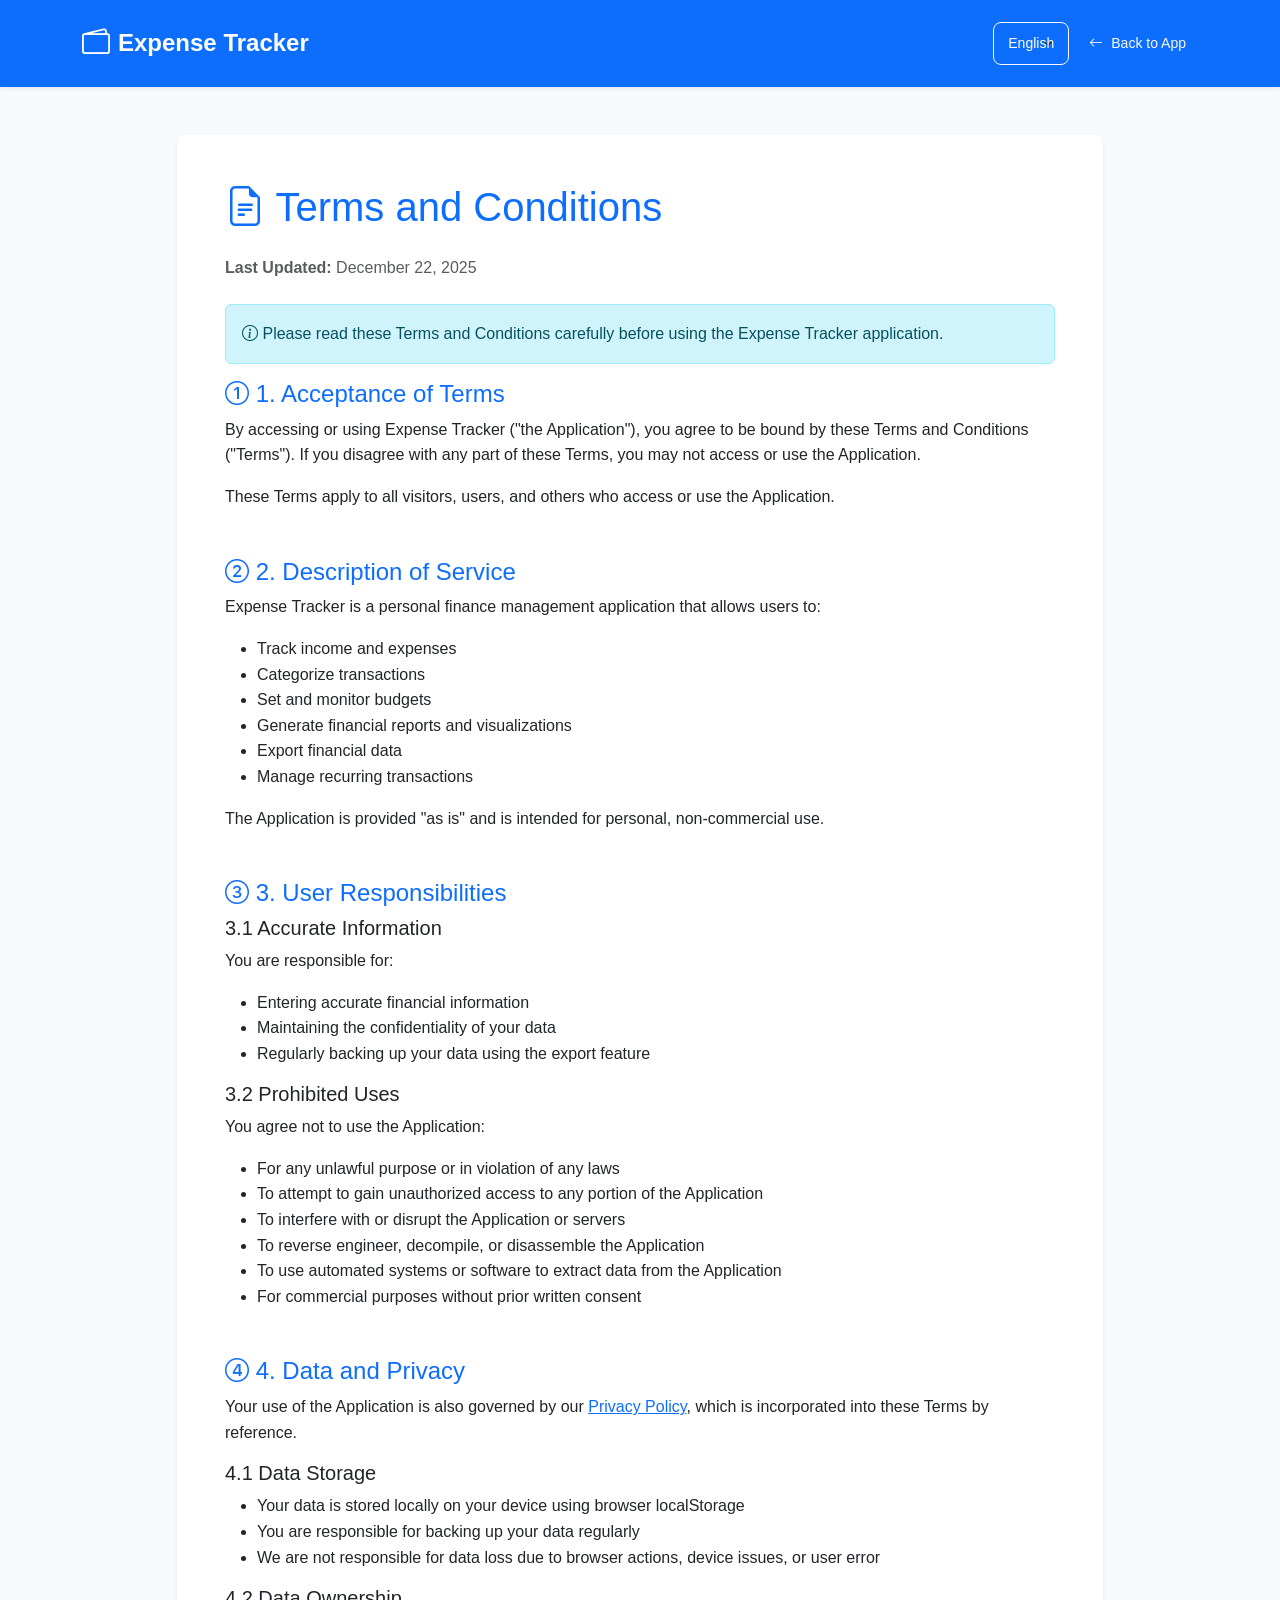
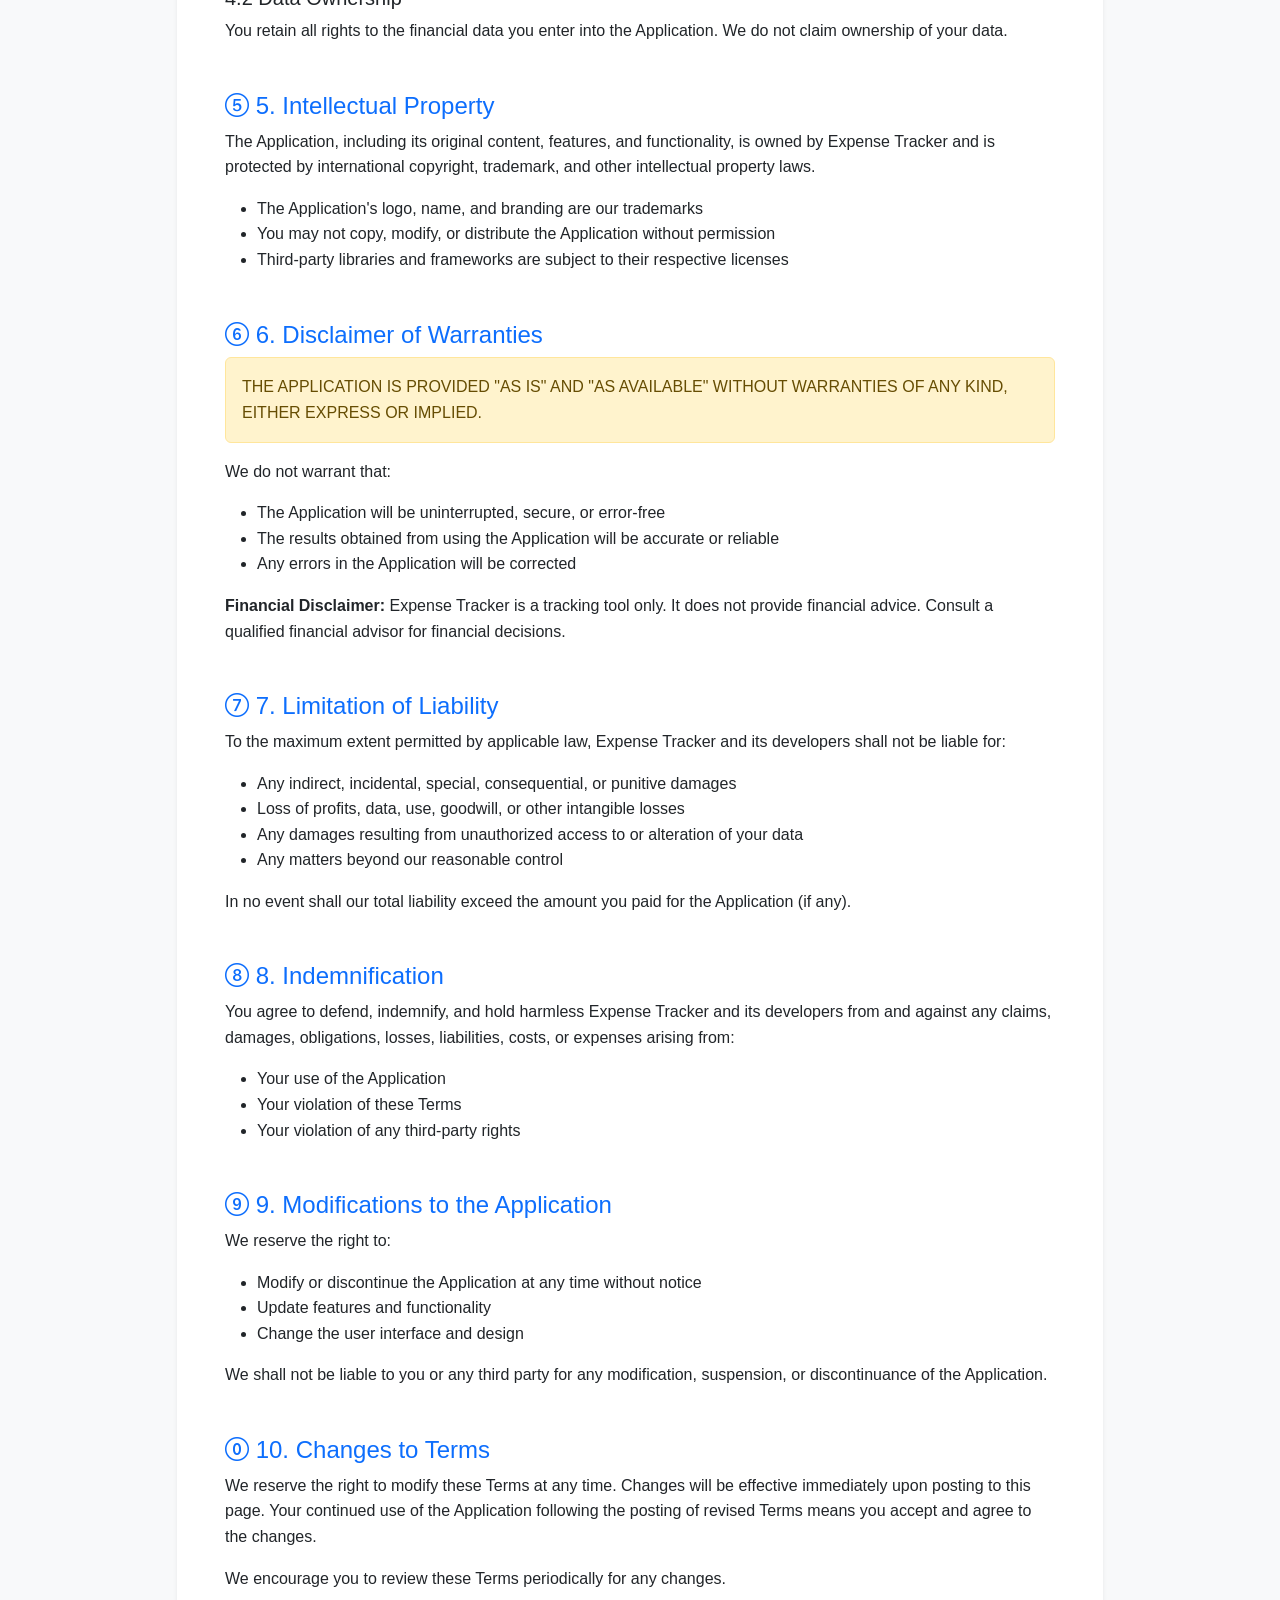
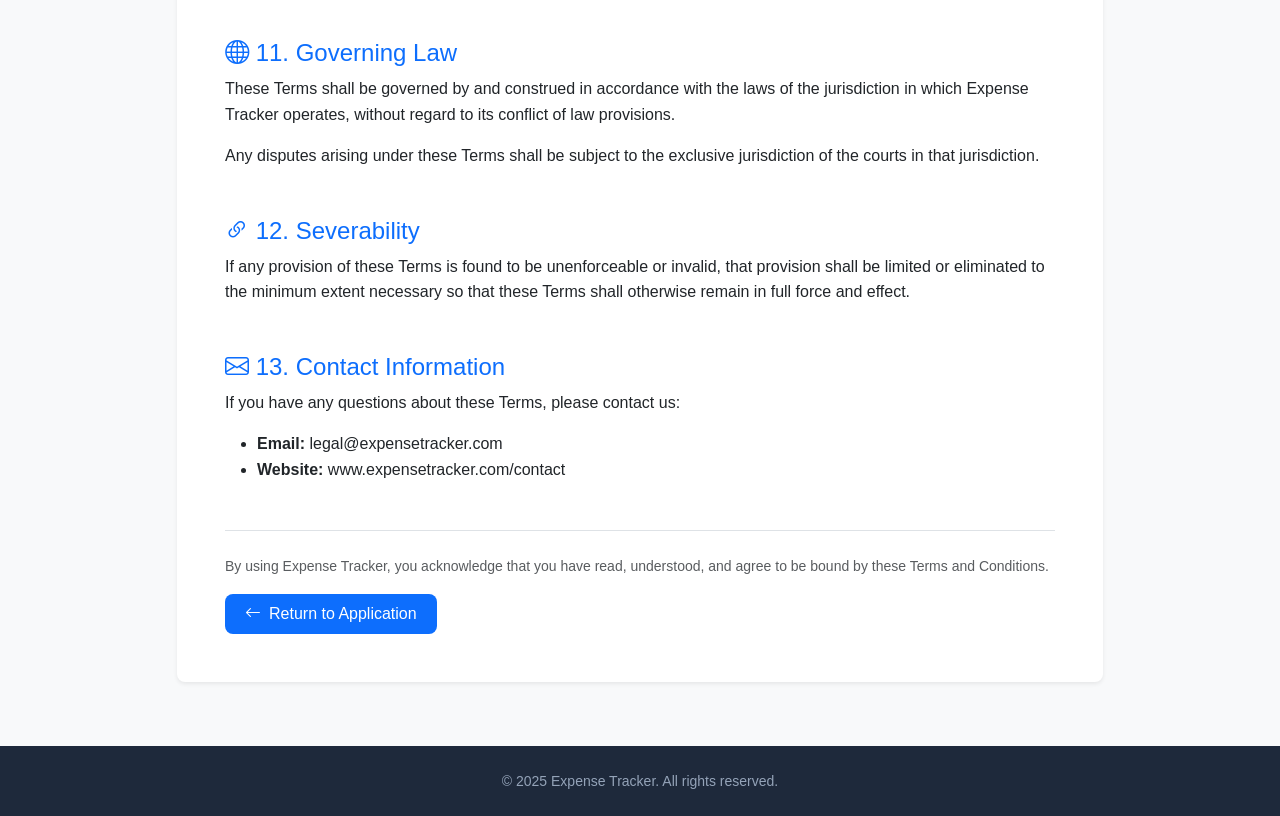
<file: terms-conditions.html>
<!DOCTYPE html>
<html lang="en">

<head>
    <meta charset="UTF-8">
    <meta name="viewport" content="width=device-width, initial-scale=1.0">
    <meta name="description" content="Terms and Conditions - Expense Tracker">
    <title data-i18n="page.title.terms">Terms & Conditions - Expense Tracker</title>
    <link rel="icon" type="image/svg+xml"
        href="data:image/svg+xml,%3Csvg xmlns='http://www.w3.org/2000/svg' viewBox='0 0 100 100'%3E%3Crect width='100' height='100' rx='20' fill='%230d6efd'/%3E%3Ctext x='50' y='70' font-size='60' text-anchor='middle' fill='white' font-family='Arial, sans-serif' font-weight='bold'%3E💰%3C/text%3E%3C/svg%3E">

    <!-- Bootstrap 5 CSS -->
    <link href="https://cdn.jsdelivr.net/npm/bootstrap@5.3.2/dist/css/bootstrap.min.css" rel="stylesheet">

    <!-- Bootstrap Icons -->
    <link rel="stylesheet" href="https://cdn.jsdelivr.net/npm/bootstrap-icons@1.11.2/font/bootstrap-icons.css">

    <!-- Custom CSS -->
    <link rel="stylesheet" href="styles.css">
</head>

<body>
    <!-- Navigation Bar -->
    <nav class="navbar navbar-expand-lg navbar-dark bg-primary shadow-sm">
        <div class="container">
            <a class="navbar-brand" href="index.html">
                <i class="bi bi-wallet2"></i> <span data-i18n="footer.brand">Expense Tracker</span>
            </a>
            <div class="d-flex align-items-center gap-2">
                <select id="pageLangSelect" class="form-select form-select-sm bg-transparent text-white border-light"
                    style="width: auto;">
                    <option value="en" class="text-dark">English</option>
                    <option value="si" class="text-dark">සිංහල</option>
                    <option value="ta" class="text-dark">தமிழ்</option>
                </select>
                <a href="index.html" class="btn btn-outline-light btn-sm">
                    <i class="bi bi-arrow-left"></i> <span data-i18n="common.backToApp">Back to App</span>
                </a>
            </div>
        </div>
    </nav>

    <!-- Main Content -->
    <div class="container py-5">
        <div class="row justify-content-center">
            <div class="col-lg-10">
                <div class="card shadow-sm">
                    <div class="card-body p-4 p-md-5">
                        <h1 class="text-primary mb-4">
                            <i class="bi bi-file-earmark-text"></i> <span data-i18n="terms.title">Terms and
                                Conditions</span>
                        </h1>
                        <p class="text-muted mb-4"><strong data-i18n="common.lastUpdated">Last Updated:</strong>
                            December 22, 2025</p>

                        <div class="alert alert-info">
                            <i class="bi bi-info-circle"></i> <span data-i18n="terms.intro">Please read these Terms and
                                Conditions carefully before
                                using the Expense Tracker application.</span>
                        </div>

                        <section class="mb-5">
                            <h2 class="h4 text-primary"><i class="bi bi-1-circle"></i> <span
                                    data-i18n="terms.section1.title">Acceptance of Terms</span></h2>
                            <p data-i18n="terms.section1.text1">By accessing or using Expense Tracker ("the
                                Application"), you agree to be bound by these
                                Terms and Conditions ("Terms"). If you disagree with any part of these Terms, you may
                                not access or use the Application.</p>
                            <p data-i18n="terms.section1.text2">These Terms apply to all visitors, users, and others who
                                access or use the Application.
                            </p>
                        </section>

                        <section class="mb-5">
                            <h2 class="h4 text-primary"><i class="bi bi-2-circle"></i> <span
                                    data-i18n="terms.section2.title">Description of Service</span></h2>
                            <p data-i18n="terms.section2.intro">Expense Tracker is a personal finance management
                                application that allows users to:</p>
                            <ul>
                                <li data-i18n="terms.section2.item1">Track income and expenses</li>
                                <li data-i18n="terms.section2.item2">Categorize transactions</li>
                                <li data-i18n="terms.section2.item3">Set and monitor budgets</li>
                                <li data-i18n="terms.section2.item4">Generate financial reports and visualizations</li>
                                <li data-i18n="terms.section2.item5">Export financial data</li>
                                <li data-i18n="terms.section2.item6">Manage recurring transactions</li>
                            </ul>
                            <p data-i18n="terms.section2.footer">The Application is provided "as is" and is intended for
                                personal, non-commercial use.</p>
                        </section>

                        <section class="mb-5">
                            <h2 class="h4 text-primary"><i class="bi bi-3-circle"></i> <span
                                    data-i18n="terms.section3.title">User Responsibilities</span></h2>
                            <h5 data-i18n="terms.section3.subtitle1">3.1 Accurate Information</h5>
                            <p data-i18n="terms.section3.accurate.intro">You are responsible for:</p>
                            <ul>
                                <li data-i18n="terms.section3.accurate.item1">Entering accurate financial information
                                </li>
                                <li data-i18n="terms.section3.accurate.item2">Maintaining the confidentiality of your
                                    data</li>
                                <li data-i18n="terms.section3.accurate.item3">Regularly backing up your data using the
                                    export feature</li>
                            </ul>

                            <h5 data-i18n="terms.section3.subtitle2">3.2 Prohibited Uses</h5>
                            <p data-i18n="terms.section3.prohibited.intro">You agree not to use the Application:</p>
                            <ul>
                                <li data-i18n="terms.section3.prohibited.item1">For any unlawful purpose or in violation
                                    of any laws</li>
                                <li data-i18n="terms.section3.prohibited.item2">To attempt to gain unauthorized access
                                    to any portion of the Application</li>
                                <li data-i18n="terms.section3.prohibited.item3">To interfere with or disrupt the
                                    Application or servers</li>
                                <li data-i18n="terms.section3.prohibited.item4">To reverse engineer, decompile, or
                                    disassemble the Application</li>
                                <li data-i18n="terms.section3.prohibited.item5">To use automated systems or software to
                                    extract data from the Application</li>
                                <li data-i18n="terms.section3.prohibited.item6">For commercial purposes without prior
                                    written consent</li>
                            </ul>
                        </section>

                        <section class="mb-5">
                            <h2 class="h4 text-primary"><i class="bi bi-4-circle"></i> <span
                                    data-i18n="terms.section4.title">Data and Privacy</span></h2>
                            <p data-i18n="terms.section4.intro">Your use of the Application is also governed by our <a
                                    href="privacy-policy.html">Privacy
                                    Policy</a>, which is incorporated into these Terms by reference.</p>
                            <h5 data-i18n="terms.section4.subtitle1">4.1 Data Storage</h5>
                            <ul>
                                <li data-i18n="terms.section4.storage.item1">Your data is stored locally on your device
                                    using browser localStorage</li>
                                <li data-i18n="terms.section4.storage.item2">You are responsible for backing up your
                                    data regularly</li>
                                <li data-i18n="terms.section4.storage.item3">We are not responsible for data loss due to
                                    browser actions, device issues, or user
                                    error</li>
                            </ul>

                            <h5 data-i18n="terms.section4.subtitle2">4.2 Data Ownership</h5>
                            <p data-i18n="terms.section4.ownership">You retain all rights to the financial data you
                                enter into the Application. We do not
                                claim ownership of your data.</p>
                        </section>

                        <section class="mb-5">
                            <h2 class="h4 text-primary"><i class="bi bi-5-circle"></i> <span
                                    data-i18n="terms.section5.title">Intellectual Property</span></h2>
                            <p data-i18n="terms.section5.intro">The Application, including its original content,
                                features, and functionality, is owned by
                                Expense Tracker and is protected by international copyright, trademark, and other
                                intellectual property laws.</p>
                            <ul>
                                <li data-i18n="terms.section5.item1">The Application's logo, name, and branding are our
                                    trademarks</li>
                                <li data-i18n="terms.section5.item2">You may not copy, modify, or distribute the
                                    Application without permission</li>
                                <li data-i18n="terms.section5.item3">Third-party libraries and frameworks are subject to
                                    their respective licenses</li>
                            </ul>
                        </section>

                        <section class="mb-5">
                            <h2 class="h4 text-primary"><i class="bi bi-6-circle"></i> <span
                                    data-i18n="terms.section6.title">Disclaimer of Warranties</span></h2>
                            <div class="alert alert-warning">
                                <p class="mb-0" data-i18n="terms.section6.warning"><strong>THE APPLICATION IS PROVIDED
                                        "AS IS" AND "AS AVAILABLE" WITHOUT
                                        WARRANTIES OF ANY KIND, EITHER EXPRESS OR IMPLIED.</strong></p>
                            </div>
                            <p data-i18n="terms.section6.intro">We do not warrant that:</p>
                            <ul>
                                <li data-i18n="terms.section6.item1">The Application will be uninterrupted, secure, or
                                    error-free</li>
                                <li data-i18n="terms.section6.item2">The results obtained from using the Application
                                    will be accurate or reliable</li>
                                <li data-i18n="terms.section6.item3">Any errors in the Application will be corrected
                                </li>
                            </ul>
                            <p data-i18n="terms.section6.financial"><strong>Financial Disclaimer:</strong> Expense
                                Tracker is a tracking tool only. It does
                                not provide financial advice. Consult a qualified financial advisor for financial
                                decisions.</p>
                        </section>

                        <section class="mb-5">
                            <h2 class="h4 text-primary"><i class="bi bi-7-circle"></i> <span
                                    data-i18n="terms.section7.title">Limitation of Liability</span></h2>
                            <p data-i18n="terms.section7.intro">To the maximum extent permitted by applicable law,
                                Expense Tracker and its developers
                                shall not be liable for:</p>
                            <ul>
                                <li data-i18n="terms.section7.item1">Any indirect, incidental, special, consequential,
                                    or punitive damages</li>
                                <li data-i18n="terms.section7.item2">Loss of profits, data, use, goodwill, or other
                                    intangible losses</li>
                                <li data-i18n="terms.section7.item3">Any damages resulting from unauthorized access to
                                    or alteration of your data</li>
                                <li data-i18n="terms.section7.item4">Any matters beyond our reasonable control</li>
                            </ul>
                            <p data-i18n="terms.section7.footer">In no event shall our total liability exceed the amount
                                you paid for the Application (if
                                any).</p>
                        </section>

                        <section class="mb-5">
                            <h2 class="h4 text-primary"><i class="bi bi-8-circle"></i> <span
                                    data-i18n="terms.section8.title">Indemnification</span></h2>
                            <p data-i18n="terms.section8.intro">You agree to defend, indemnify, and hold harmless
                                Expense Tracker and its developers from
                                and against any claims, damages, obligations, losses, liabilities, costs, or expenses
                                arising from:</p>
                            <ul>
                                <li data-i18n="terms.section8.item1">Your use of the Application</li>
                                <li data-i18n="terms.section8.item2">Your violation of these Terms</li>
                                <li data-i18n="terms.section8.item3">Your violation of any third-party rights</li>
                            </ul>
                        </section>

                        <section class="mb-5">
                            <h2 class="h4 text-primary"><i class="bi bi-9-circle"></i> <span
                                    data-i18n="terms.section9.title">Modifications to the Application</span>
                            </h2>
                            <p data-i18n="terms.section9.intro">We reserve the right to:</p>
                            <ul>
                                <li data-i18n="terms.section9.item1">Modify or discontinue the Application at any time
                                    without notice</li>
                                <li data-i18n="terms.section9.item2">Update features and functionality</li>
                                <li data-i18n="terms.section9.item3">Change the user interface and design</li>
                            </ul>
                            <p data-i18n="terms.section9.footer">We shall not be liable to you or any third party for
                                any modification, suspension, or
                                discontinuance of the Application.</p>
                        </section>

                        <section class="mb-5">
                            <h2 class="h4 text-primary"><i class="bi bi-0-circle"></i> <span
                                    data-i18n="terms.section10.title">Changes to Terms</span></h2>
                            <p data-i18n="terms.section10.text1">We reserve the right to modify these Terms at any time.
                                Changes will be effective
                                immediately upon posting to this page. Your continued use of the Application following
                                the posting of revised Terms means you accept and agree to the changes.</p>
                            <p data-i18n="terms.section10.text2">We encourage you to review these Terms periodically for
                                any changes.</p>
                        </section>

                        <section class="mb-5">
                            <h2 class="h4 text-primary"><i class="bi bi-globe"></i> <span
                                    data-i18n="terms.section11.title">Governing Law</span></h2>
                            <p data-i18n="terms.section11.text1">These Terms shall be governed by and construed in
                                accordance with the laws of the
                                jurisdiction in which Expense Tracker operates, without regard to its conflict of law
                                provisions.</p>
                            <p data-i18n="terms.section11.text2">Any disputes arising under these Terms shall be subject
                                to the exclusive jurisdiction of
                                the courts in that jurisdiction.</p>
                        </section>

                        <section class="mb-5">
                            <h2 class="h4 text-primary"><i class="bi bi-link-45deg"></i> <span
                                    data-i18n="terms.section12.title">Severability</span></h2>
                            <p data-i18n="terms.section12.text">If any provision of these Terms is found to be
                                unenforceable or invalid, that provision
                                shall be limited or eliminated to the minimum extent necessary so that these Terms shall
                                otherwise remain in full force and effect.</p>
                        </section>

                        <section class="mb-5">
                            <h2 class="h4 text-primary"><i class="bi bi-envelope"></i> <span
                                    data-i18n="terms.section13.title">Contact Information</span></h2>
                            <p data-i18n="terms.section13.intro">If you have any questions about these Terms, please
                                contact us:</p>
                            <ul>
                                <li><strong data-i18n="common.contactEmail">Email:</strong> legal@expensetracker.com
                                </li>
                                <li><strong data-i18n="common.contactWebsite">Website:</strong>
                                    www.expensetracker.com/contact</li>
                            </ul>
                        </section>

                        <div class="border-top pt-4 mt-5">
                            <p class="text-muted small" data-i18n="terms.footer">By using Expense Tracker, you
                                acknowledge that you have read,
                                understood, and agree to be bound by these Terms and Conditions.</p>
                            <a href="index.html" class="btn btn-primary">
                                <i class="bi bi-arrow-left"></i> <span data-i18n="common.returnToApp">Return to
                                    Application</span>
                            </a>
                        </div>
                    </div>
                </div>
            </div>
        </div>
    </div>

    <!-- Footer -->
    <footer class="footer py-4 bg-dark text-light">
        <div class="container text-center">
            <p class="small text-muted mb-0" data-i18n="common.copyright">&copy; 2025 Expense Tracker. All rights
                reserved.</p>
        </div>
    </footer>

    <!-- Bootstrap 5 JS Bundle -->
    <script src="https://cdn.jsdelivr.net/npm/bootstrap@5.3.2/dist/js/bootstrap.bundle.min.js"></script>
    <!-- Pages i18n -->
    <script src="pages-i18n.js"></script>
</body>

</html>
</file>
<file: styles.css>
/* ===========================
   CSS Variables
   =========================== */
:root {
    --income-color: #22c55e;
    --income-light: #dcfce7;
    --expense-color: #ef4444;
    --expense-light: #fee2e2;
    --balance-color: #3b82f6;
    --balance-light: #dbeafe;
    --budget-color: #f59e0b;
    --budget-light: #fef3c7;
    --shadow-sm: 0 1px 2px rgba(0, 0, 0, 0.05);
    --shadow-md: 0 4px 6px rgba(0, 0, 0, 0.1);
    --shadow-lg: 0 10px 15px rgba(0, 0, 0, 0.1);
    --border-radius: 0.5rem;
    --transition: all 0.3s ease;
}

/* ===========================
   Dark Theme
   =========================== */
[data-theme="dark"] {
    --income-color: #4ade80;
    --income-light: #166534;
    --expense-color: #f87171;
    --expense-light: #7f1d1d;
    --balance-color: #60a5fa;
    --balance-light: #1e3a8a;
    --budget-color: #fbbf24;
    --budget-light: #78350f;
    --shadow-sm: 0 1px 2px rgba(0, 0, 0, 0.3);
    --shadow-md: 0 4px 6px rgba(0, 0, 0, 0.4);
    --shadow-lg: 0 10px 15px rgba(0, 0, 0, 0.5);
}

[data-theme="dark"] body {
    background-color: #111827;
    color: #f3f4f6;
}

[data-theme="dark"] .navbar {
    background-color: #1f2937 !important;
}

[data-theme="dark"] .card {
    background-color: #1f2937;
    color: #f3f4f6;
}

[data-theme="dark"] .card-header {
    background-color: #374151 !important;
    border-bottom: 1px solid #4b5563;
}

[data-theme="dark"] .table {
    color: #f3f4f6;
}

[data-theme="dark"] .table thead th {
    color: #d1d5db;
    border-bottom: 2px solid #4b5563;
}

[data-theme="dark"] .table tbody td {
    border-bottom: 1px solid #374151;
}

[data-theme="dark"] .table-hover tbody tr:hover {
    background-color: #374151;
}

[data-theme="dark"] .form-control,
[data-theme="dark"] .form-select {
    background-color: #374151;
    border: 1px solid #4b5563;
    color: #f3f4f6;
}

[data-theme="dark"] .form-control:focus,
[data-theme="dark"] .form-select:focus {
    background-color: #374151;
    border-color: #60a5fa;
    color: #f3f4f6;
}

[data-theme="dark"] .input-group-text {
    background-color: #374151;
    border: 1px solid #4b5563;
    color: #d1d5db;
}

[data-theme="dark"] .modal-content {
    background-color: #1f2937;
    color: #f3f4f6;
}

[data-theme="dark"] .modal-header,
[data-theme="dark"] .modal-footer {
    border-color: #4b5563;
}

[data-theme="dark"] .btn-close {
    filter: invert(1);
}

[data-theme="dark"] .text-muted {
    color: #9ca3af !important;
}

[data-theme="dark"] .summary-card {
    background-color: #1f2937;
}

[data-theme="dark"] .income-card {
    border-left: 4px solid var(--income-color);
}

[data-theme="dark"] .expense-card {
    border-left: 4px solid var(--expense-color);
}

[data-theme="dark"] .balance-card {
    border-left: 4px solid var(--balance-color);
}

[data-theme="dark"] #calcDisplay {
    background-color: #374151 !important;
    color: #f3f4f6 !important;
    border-color: #4b5563;
}

[data-theme="dark"] #calcHistory {
    color: #9ca3af !important;
}

[data-theme="dark"] .budget-card {
    border-left: 4px solid var(--budget-color);
}

[data-theme="dark"] .income-icon {
    background-color: var(--income-light);
    color: var(--income-color);
}

[data-theme="dark"] .expense-icon {
    background-color: var(--expense-light);
    color: var(--expense-color);
}

[data-theme="dark"] .balance-icon {
    background-color: var(--balance-light);
    color: var(--balance-color);
}

[data-theme="dark"] .budget-icon {
    background-color: var(--budget-light);
    color: var(--budget-color);
}

/* Dark theme uses the same animations, just with adjusted colors via CSS variables */

/* ===========================
   Global Styles
   =========================== */
* {
    margin: 0;
    padding: 0;
    box-sizing: border-box;
}

body {
    font-family: -apple-system, BlinkMacSystemFont, 'Segoe UI', Roboto, 'Helvetica Neue', Arial, sans-serif;
    background-color: #f8f9fa;
    color: #212529;
    line-height: 1.6;
    min-height: 100vh;
}

/* ===========================
   Navbar Styles
   =========================== */
.navbar {
    padding: 1rem 0;
}

.navbar-brand {
    font-size: 1.5rem;
    font-weight: 700;
    display: flex;
    align-items: center;
    gap: 0.5rem;
}

.navbar-brand i {
    font-size: 1.75rem;
}

.nav-link {
    font-weight: 500;
    transition: var(--transition);
    padding: 0.5rem 1rem;
    border-radius: var(--border-radius);
}

.nav-link:hover {
    background-color: rgba(255, 255, 255, 0.1);
}

/* ===========================
   Summary Cards
   =========================== */
.summary-card {
    border: none;
    border-radius: var(--border-radius);
    box-shadow: var(--shadow-md);
    transition: var(--transition);
    overflow: hidden;
}

.summary-card:hover {
    transform: translateY(-4px);
    box-shadow: var(--shadow-lg);
}

.summary-card .card-body {
    padding: 1.5rem;
}

.summary-card .card-title {
    font-size: 1.75rem;
    font-weight: 700;
    margin: 0;
}

.summary-card .card-subtitle {
    font-size: 0.875rem;
    font-weight: 600;
    text-transform: uppercase;
    letter-spacing: 0.5px;
}

.summary-icon {
    width: 3rem;
    height: 3rem;
    border-radius: 50%;
    display: flex;
    align-items: center;
    justify-content: center;
    font-size: 1.5rem;
    position: relative;
    animation: iconGlow 2s ease-in-out infinite;
}

@keyframes iconGlow {

    0%,
    100% {
        box-shadow: 0 0 5px rgba(0, 0, 0, 0.1);
        transform: scale(1);
    }

    50% {
        box-shadow: 0 0 20px rgba(0, 0, 0, 0.2);
        transform: scale(1.05);
    }
}

/* Income Card */
.income-card {
    border-left: 4px solid var(--income-color);
}

.income-card .card-title {
    color: var(--income-color);
}

.income-icon {
    background-color: var(--income-light);
    color: var(--income-color);
}

@keyframes incomeGlow {

    0%,
    100% {
        box-shadow: 0 0 5px rgba(34, 197, 94, 0.3);
    }

    50% {
        box-shadow: 0 0 20px rgba(34, 197, 94, 0.6), 0 0 30px rgba(34, 197, 94, 0.4);
    }
}

.income-icon {
    animation: incomeGlow 2s ease-in-out infinite;
}

/* Expense Card */
.expense-card {
    border-left: 4px solid var(--expense-color);
}

.expense-card .card-title {
    color: var(--expense-color);
}

.expense-icon {
    background-color: var(--expense-light);
    color: var(--expense-color);
}

@keyframes expenseGlow {

    0%,
    100% {
        box-shadow: 0 0 5px rgba(239, 68, 68, 0.3);
    }

    50% {
        box-shadow: 0 0 20px rgba(239, 68, 68, 0.6), 0 0 30px rgba(239, 68, 68, 0.4);
    }
}

.expense-icon {
    animation: expenseGlow 2s ease-in-out infinite;
}

/* Balance Card */
.balance-card {
    border-left: 4px solid var(--balance-color);
}

.balance-card .card-title {
    color: var(--balance-color);
}

.balance-icon {
    background-color: var(--balance-light);
    color: var(--balance-color);
}

@keyframes balanceGlow {

    0%,
    100% {
        box-shadow: 0 0 5px rgba(59, 130, 246, 0.3);
    }

    50% {
        box-shadow: 0 0 20px rgba(59, 130, 246, 0.6), 0 0 30px rgba(59, 130, 246, 0.4);
    }
}

.balance-icon {
    animation: balanceGlow 2s ease-in-out infinite;
}

/* Budget Card */
.budget-card {
    border-left: 4px solid var(--budget-color);
}

.budget-card .card-title {
    color: var(--budget-color);
}

.budget-icon {
    background-color: var(--budget-light);
    color: var(--budget-color);
}

@keyframes budgetGlow {

    0%,
    100% {
        box-shadow: 0 0 5px rgba(245, 158, 11, 0.3);
    }

    50% {
        box-shadow: 0 0 20px rgba(245, 158, 11, 0.6), 0 0 30px rgba(245, 158, 11, 0.4);
    }
}

.budget-icon {
    animation: budgetGlow 2s ease-in-out infinite;
}

.budget-card .progress-bar {
    background-color: var(--budget-color);
    transition: var(--transition);
}

.budget-card .progress-bar.bg-warning {
    background-color: #f59e0b !important;
}

.budget-card .progress-bar.bg-danger {
    background-color: #ef4444 !important;
}

/* ===========================
   Card Styles
   =========================== */
.card {
    border: none;
    border-radius: var(--border-radius);
    box-shadow: var(--shadow-sm);
    margin-bottom: 1rem;
}

.card-header {
    border-bottom: 1px solid #e5e7eb;
    padding: 1rem 1.5rem;
    font-weight: 600;
}

.card-body {
    padding: 1.5rem;
}

/* ===========================
   Table Styles
   =========================== */
.table {
    margin-bottom: 0;
}

.table thead th {
    border-bottom: 2px solid #dee2e6;
    font-weight: 600;
    text-transform: uppercase;
    font-size: 0.75rem;
    letter-spacing: 0.5px;
    color: #6b7280;
    padding: 1rem;
}

.table tbody td {
    padding: 1rem;
    vertical-align: middle;
    border-bottom: 1px solid #f3f4f6;
}

.table tbody tr:last-child td {
    border-bottom: none;
}

.table-hover tbody tr {
    transition: var(--transition);
}

.table-hover tbody tr:hover {
    background-color: #f9fafb;
}

/* ===========================
   Transaction Type Badges
   =========================== */
.badge-income {
    background-color: var(--income-light);
    color: var(--income-color);
    font-weight: 600;
    padding: 0.4rem 0.75rem;
    border-radius: 0.375rem;
}

.badge-expense {
    background-color: var(--expense-light);
    color: var(--expense-color);
    font-weight: 600;
    padding: 0.4rem 0.75rem;
    border-radius: 0.375rem;
}

/* ===========================
   Category Badges
   =========================== */
.category-badge {
    display: inline-flex;
    align-items: center;
    gap: 0.375rem;
    padding: 0.375rem 0.75rem;
    border-radius: 0.375rem;
    font-size: 0.875rem;
    font-weight: 500;
}

/* Category Colors */
.category-food {
    background-color: #fef3c7;
    color: #f59e0b;
}

.category-transport {
    background-color: #dbeafe;
    color: #3b82f6;
}

.category-utilities {
    background-color: #fce7f3;
    color: #ec4899;
}

.category-entertainment {
    background-color: #e0e7ff;
    color: #6366f1;
}

.category-shopping {
    background-color: #fbcfe8;
    color: #db2777;
}

.category-health {
    background-color: #d1fae5;
    color: #10b981;
}

.category-education {
    background-color: #e0f2fe;
    color: #0ea5e9;
}

.category-income {
    background-color: #dcfce7;
    color: #22c55e;
}

.category-other {
    background-color: #f3f4f6;
    color: #6b7280;
}

/* ===========================
   Amount Styling
   =========================== */
.amount-income {
    color: var(--income-color);
    font-weight: 700;
}

.amount-expense {
    color: var(--expense-color);
    font-weight: 700;
}

/* ===========================
   Button Styles
   =========================== */
.btn {
    border-radius: var(--border-radius);
    font-weight: 500;
    padding: 0.5rem 1.25rem;
    transition: var(--transition);
    display: inline-flex;
    align-items: center;
    gap: 0.5rem;
    border: none;
}

.btn-lg {
    padding: 0.75rem 1.5rem;
    font-size: 1.125rem;
}

.btn-sm {
    padding: 0.375rem 0.75rem;
    font-size: 0.875rem;
}

.btn:hover {
    transform: translateY(-2px);
    box-shadow: var(--shadow-md);
}

.btn:active {
    transform: translateY(0);
}

.btn-primary {
    background-color: #0d6efd;
}

.btn-primary:hover {
    background-color: #0b5ed7;
}

.btn-success {
    background-color: var(--income-color);
}

.btn-success:hover {
    background-color: #16a34a;
}

.btn-danger {
    background-color: var(--expense-color);
}

.btn-danger:hover {
    background-color: #dc2626;
}

.btn-action {
    padding: 0.375rem 0.625rem;
    font-size: 1rem;
    border-radius: 0.375rem;
}

/* ===========================
   Modal Styles
   =========================== */
.modal-content {
    border: none;
    border-radius: var(--border-radius);
    box-shadow: var(--shadow-lg);
}

.modal-header {
    border-bottom: 1px solid #e5e7eb;
    padding: 1.25rem 1.5rem;
}

.modal-title {
    font-weight: 600;
    display: flex;
    align-items: center;
    gap: 0.5rem;
}

.modal-body {
    padding: 1.5rem;
}

.modal-footer {
    border-top: 1px solid #e5e7eb;
    padding: 1rem 1.5rem;
}

/* ===========================
   Form Styles
   =========================== */
.form-label {
    font-weight: 600;
    margin-bottom: 0.5rem;
    color: #374151;
    font-size: 0.875rem;
}

.form-control,
.form-select {
    border: 1px solid #d1d5db;
    border-radius: var(--border-radius);
    padding: 0.625rem 0.875rem;
    transition: var(--transition);
}

.form-control:focus,
.form-select:focus {
    border-color: #3b82f6;
    box-shadow: 0 0 0 3px rgba(59, 130, 246, 0.1);
    outline: none;
}

.input-group-text {
    background-color: #f3f4f6;
    border: 1px solid #d1d5db;
    font-weight: 600;
    color: #6b7280;
}

/* ===========================
   Toast Notification
   =========================== */
.toast-container-custom {
    z-index: 9999;
    margin-top: 1rem;
}

.toast {
    border-radius: var(--border-radius);
    box-shadow: var(--shadow-lg);
    min-width: 250px;
    max-width: 90vw;
}

.toast.bg-success {
    background-color: var(--income-color) !important;
    color: white;
}

.toast.bg-danger {
    background-color: var(--expense-color) !important;
    color: white;
}

.toast.bg-info {
    background-color: var(--balance-color) !important;
    color: white;
}

.toast.bg-warning {
    background-color: var(--budget-color) !important;
    color: white;
}

.toast-body {
    padding: 0.875rem 1rem;
    font-weight: 500;
    font-size: 0.9rem;
}

/* Mobile Toast Styling */
@media (max-width: 575.98px) {
    .toast-container-custom {
        position: fixed;
        top: 0;
        left: 0;
        right: 0;
        width: 100%;
        padding: 0.75rem;
        margin-top: 0;
    }

    .toast {
        width: 100%;
        max-width: 100%;
        min-width: auto;
        border-radius: 0.5rem;
        font-size: 0.85rem;
    }

    .toast-body {
        padding: 0.625rem 0.875rem;
        font-size: 0.85rem;
    }

    .toast .btn-close {
        font-size: 0.75rem;
    }
}

/* ===========================
   Chart Container
   =========================== */
canvas {
    max-height: 300px;
}

/* ===========================
   Empty State
   =========================== */
.text-muted i {
    opacity: 0.5;
}

/* ===========================
   Responsive Design
   =========================== */

/* Mobile Devices (< 576px) */
@media (max-width: 575.98px) {
    .navbar-brand {
        font-size: 1.25rem;
    }

    .navbar-brand i {
        font-size: 1.5rem;
    }

    .summary-card .card-title {
        font-size: 1.5rem;
    }

    .summary-icon {
        width: 2.5rem;
        height: 2.5rem;
        font-size: 1.25rem;
    }

    .card-body {
        padding: 1rem;
    }

    .table thead th,
    .table tbody td {
        padding: 0.75rem 0.5rem;
        font-size: 0.875rem;
    }

    .btn-action {
        padding: 0.25rem 0.5rem;
        font-size: 0.875rem;
    }

    .modal-body {
        padding: 1rem;
    }

    canvas {
        max-height: 250px;
    }
}

/* Tablets (576px - 767px) */
@media (min-width: 576px) and (max-width: 767.98px) {
    .summary-card .card-title {
        font-size: 1.625rem;
    }

    canvas {
        max-height: 275px;
    }
}

/* Large Tablets & Small Desktops (768px - 991px) */
@media (min-width: 768px) and (max-width: 991.98px) {
    .container-fluid {
        padding-left: 2rem;
        padding-right: 2rem;
    }
}

/* Desktop (>= 992px) */
@media (min-width: 992px) {
    .container-fluid {
        max-width: 1400px;
        margin: 0 auto;
    }

    .table thead th,
    .table tbody td {
        padding: 1rem 1.5rem;
    }
}

/* ===========================
   Utility Classes
   =========================== */
.cursor-pointer {
    cursor: pointer;
}

.text-nowrap {
    white-space: nowrap;
}

.shadow-hover:hover {
    box-shadow: var(--shadow-md) !important;
}

/* ===========================
   Scrollbar Styling
   =========================== */
::-webkit-scrollbar {
    width: 8px;
    height: 8px;
}

::-webkit-scrollbar-track {
    background: #f1f1f1;
    border-radius: 10px;
}

::-webkit-scrollbar-thumb {
    background: #cbd5e1;
    border-radius: 10px;
}

::-webkit-scrollbar-thumb:hover {
    background: #94a3b8;
}

/* ===========================
   Animation
   =========================== */
@keyframes fadeIn {
    from {
        opacity: 0;
        transform: translateY(10px);
    }

    to {
        opacity: 1;
        transform: translateY(0);
    }
}

.fade-in {
    animation: fadeIn 0.3s ease-in-out;
}

/* ===========================
   Floating Calculator Button
   =========================== */
.floating-calc-btn {
    position: fixed;
    bottom: 30px;
    right: 30px;
    width: 60px;
    height: 60px;
    background: linear-gradient(135deg, #667eea 0%, #764ba2 100%);
    color: white;
    border: none;
    border-radius: 50%;
    font-size: 24px;
    cursor: pointer;
    box-shadow: 0 4px 15px rgba(102, 126, 234, 0.4);
    display: flex;
    align-items: center;
    justify-content: center;
    z-index: 1000;
    transition: all 0.3s cubic-bezier(0.68, -0.55, 0.265, 1.55);
    animation: floatIn 0.5s ease-out, pulse 2s infinite;
}

.floating-calc-btn:hover {
    transform: scale(1.1) rotate(5deg);
    box-shadow: 0 6px 20px rgba(102, 126, 234, 0.6);
    background: linear-gradient(135deg, #764ba2 0%, #667eea 100%);
}

.floating-calc-btn:active {
    transform: scale(0.95);
}

.floating-calc-btn i {
    transition: transform 0.3s ease;
}

.floating-calc-btn:hover i {
    transform: scale(1.2);
}

@keyframes floatIn {
    0% {
        transform: translateY(100px) scale(0);
        opacity: 0;
    }

    50% {
        transform: translateY(-10px) scale(1.1);
    }

    100% {
        transform: translateY(0) scale(1);
        opacity: 1;
    }
}

@keyframes pulse {

    0%,
    100% {
        box-shadow: 0 4px 15px rgba(102, 126, 234, 0.4);
    }

    50% {
        box-shadow: 0 4px 25px rgba(102, 126, 234, 0.6);
    }
}

/* Dark mode floating button */
[data-theme="dark"] .floating-calc-btn {
    background: linear-gradient(135deg, #667eea 0%, #764ba2 100%);
    box-shadow: 0 4px 15px rgba(102, 126, 234, 0.6);
}

[data-theme="dark"] .floating-calc-btn:hover {
    box-shadow: 0 6px 20px rgba(102, 126, 234, 0.8);
}

/* Responsive adjustments */
@media (max-width: 768px) {
    .floating-calc-btn {
        bottom: 20px;
        right: 20px;
        width: 55px;
        height: 55px;
        font-size: 22px;
    }
}

/* ===========================
   Print Styles
   =========================== */
@media print {

    .navbar,
    .btn,
    .modal,
    .toast,
    .floating-calc-btn,
    .cookie-consent-banner {
        display: none !important;
    }

    .card {
        box-shadow: none;
        border: 1px solid #dee2e6;
    }

    body {
        background-color: white;
    }
}

/* ===========================
   Cookie Consent Banner
   =========================== */
.cookie-consent-banner {
    position: fixed;
    bottom: 0;
    left: 0;
    right: 0;
    background: linear-gradient(135deg, #1e293b 0%, #334155 100%);
    color: #fff;
    padding: 1.25rem 0;
    z-index: 9999;
    box-shadow: 0 -4px 20px rgba(0, 0, 0, 0.3);
    animation: slideUp 0.5s ease-out;
}

@keyframes slideUp {
    from {
        transform: translateY(100%);
        opacity: 0;
    }

    to {
        transform: translateY(0);
        opacity: 1;
    }
}

@keyframes slideDown {
    from {
        transform: translateY(0);
        opacity: 1;
    }

    to {
        transform: translateY(100%);
        opacity: 0;
    }
}

.cookie-consent-banner h6 {
    color: #fff;
    font-weight: 600;
}

.cookie-consent-banner p {
    color: #cbd5e1;
    line-height: 1.5;
}

.cookie-consent-banner .btn {
    padding: 0.5rem 1rem;
    font-weight: 500;
    border-radius: 0.375rem;
    transition: all 0.2s ease;
}

.cookie-consent-banner .btn-success {
    background: linear-gradient(135deg, #22c55e 0%, #16a34a 100%);
    border: none;
}

.cookie-consent-banner .btn-success:hover {
    background: linear-gradient(135deg, #16a34a 0%, #15803d 100%);
    transform: translateY(-1px);
}

.cookie-consent-banner .btn-outline-light:hover {
    background-color: rgba(255, 255, 255, 0.1);
}

/* Dark theme adjustments for cookie banner */
[data-theme="dark"] .cookie-consent-banner {
    background: linear-gradient(135deg, #0f172a 0%, #1e293b 100%);
}

/* Cookie Settings Modal Styles */
#cookieSettingsModal .form-check-input:checked {
    background-color: #22c55e;
    border-color: #22c55e;
}

#cookieSettingsModal .form-check-input:disabled:checked {
    background-color: #22c55e;
    opacity: 0.7;
}

/* ===========================
   Footer Styles
   =========================== */
.footer {
    background-color: #1e293b !important;
    color: #f8fafc;
}

.footer h5,
.footer h6 {
    color: #f8fafc;
}

.footer p {
    color: #94a3b8 !important;
}

.footer a.text-muted {
    color: #94a3b8 !important;
    transition: color 0.2s ease;
}

.footer a.text-muted:hover {
    color: #f8fafc !important;
}

.footer .list-unstyled li {
    margin-bottom: 0.5rem;
}

.footer hr {
    border-color: #334155;
    opacity: 0.5;
}

.footer .bi-facebook:hover {
    color: #1877f2 !important;
}

.footer .bi-twitter-x:hover {
    color: #000 !important;
}

.footer .bi-instagram:hover {
    color: #e4405f !important;
}

.footer .bi-linkedin:hover {
    color: #0a66c2 !important;
}

/* Dark theme footer */
[data-theme="dark"] .footer {
    background-color: #0f172a !important;
}

[data-theme="dark"] .footer a.text-muted:hover {
    color: #60a5fa !important;
}

[data-theme="dark"] .footer .bi-twitter-x:hover {
    color: #fff !important;
}

/* ===========================
   Calendar Styles
   =========================== */
#transactionCalendar {
    min-height: 400px;
}

.fc {
    font-family: inherit;
}

.fc .fc-toolbar-title {
    font-size: 1.25rem;
    font-weight: 600;
}

.fc .fc-button-primary {
    background-color: var(--bs-primary);
    border-color: var(--bs-primary);
}

.fc .fc-button-primary:hover {
    background-color: #0b5ed7;
    border-color: #0a58ca;
}

.fc .fc-button-primary:disabled {
    background-color: var(--bs-primary);
    border-color: var(--bs-primary);
}

.fc .fc-daygrid-day {
    cursor: pointer;
    transition: background-color 0.2s ease;
}

.fc .fc-daygrid-day:hover {
    background-color: rgba(13, 110, 253, 0.1);
}

.fc .fc-daygrid-day.fc-day-today {
    background-color: rgba(13, 110, 253, 0.15) !important;
}

.fc .fc-daygrid-event {
    border-radius: 4px;
    padding: 2px 4px;
    font-size: 0.75rem;
    margin-bottom: 1px;
}

.fc-event-income {
    background-color: var(--income-color) !important;
    border-color: var(--income-color) !important;
    color: white !important;
}

.fc-event-expense {
    background-color: var(--expense-color) !important;
    border-color: var(--expense-color) !important;
    color: white !important;
}

.fc-event-reminder {
    background-color: var(--budget-color) !important;
    border-color: var(--budget-color) !important;
    color: white !important;
}

.fc .fc-daygrid-more-link {
    color: var(--bs-primary);
    font-weight: 500;
}

/* Legend dots */
.legend-dot {
    width: 12px;
    height: 12px;
    border-radius: 50%;
    display: inline-block;
}

/* Calendar event tooltip */
.calendar-tooltip {
    position: absolute;
    z-index: 1000;
    background: white;
    border: 1px solid #ddd;
    border-radius: 8px;
    padding: 10px;
    box-shadow: var(--shadow-md);
    max-width: 250px;
}

.calendar-tooltip .tooltip-amount {
    font-size: 1.1rem;
    font-weight: 600;
}

.calendar-tooltip .tooltip-category {
    color: #666;
    font-size: 0.85rem;
}

/* Dark theme calendar */
[data-theme="dark"] .fc {
    color: #f3f4f6;
}

[data-theme="dark"] .fc .fc-toolbar-title {
    color: #f3f4f6;
}

[data-theme="dark"] .fc .fc-col-header-cell-cushion,
[data-theme="dark"] .fc .fc-daygrid-day-number {
    color: #f3f4f6;
}

[data-theme="dark"] .fc .fc-daygrid-day:hover {
    background-color: rgba(96, 165, 250, 0.2);
}

[data-theme="dark"] .fc .fc-daygrid-day.fc-day-today {
    background-color: rgba(96, 165, 250, 0.25) !important;
}

[data-theme="dark"] .fc-theme-standard td,
[data-theme="dark"] .fc-theme-standard th,
[data-theme="dark"] .fc-theme-standard .fc-scrollgrid {
    border-color: #374151;
}

[data-theme="dark"] .calendar-tooltip {
    background: #1f2937;
    border-color: #374151;
    color: #f3f4f6;
}

[data-theme="dark"] .calendar-tooltip .tooltip-category {
    color: #9ca3af;
}

/* Reminder badge animation */
.reminder-badge {
    animation: pulse 2s infinite;
}

@keyframes pulse {
    0% {
        box-shadow: 0 0 0 0 rgba(245, 158, 11, 0.4);
    }

    70% {
        box-shadow: 0 0 0 10px rgba(245, 158, 11, 0);
    }

    100% {
        box-shadow: 0 0 0 0 rgba(245, 158, 11, 0);
    }
}

/* Mobile calendar adjustments */
@media (max-width: 768px) {
    #transactionCalendar {
        min-height: 300px;
    }

    .fc .fc-toolbar {
        flex-direction: column;
        gap: 10px;
    }

    .fc .fc-toolbar-title {
        font-size: 1rem;
    }

    .fc .fc-daygrid-event {
        font-size: 0.65rem;
        padding: 1px 2px;
    }
}

/* ===========================
   Notebook Styles
   =========================== */
.note-card {
    transition: all 0.2s ease;
    border-radius: 8px;
}

.note-card:hover {
    transform: translateY(-2px);
    box-shadow: var(--shadow-md);
}

.note-category-icon {
    font-size: 1.25rem;
}

.note-content {
    white-space: pre-wrap;
    word-break: break-word;
    line-height: 1.5;
}

.note-card .card-title {
    font-weight: 600;
    color: var(--text-color);
}

.note-card .dropdown-toggle::after {
    display: none;
}

/* Pinned note indicator */
.note-card.pinned {
    background: linear-gradient(135deg, #fefce8 0%, #fef9c3 100%);
}

/* Note category colors */
.note-category-goal {
    border-left-color: #22c55e !important;
}

.note-category-reminder {
    border-left-color: #f59e0b !important;
}

.note-category-shopping {
    border-left-color: #3b82f6 !important;
}

.note-category-general {
    border-left-color: #6b7280 !important;
}

/* Empty state styling */
#notesEmptyState i {
    opacity: 0.5;
}

/* Notebook search input */
#notebookSearch {
    /* border-radius: 20px; */
    border-radius: 9px !important;
}

/* Dark theme notebook */
[data-theme="dark"] .note-card {
    background: #1f2937;
    border-color: #374151;
}

[data-theme="dark"] .note-card:hover {
    background: #283548;
}

[data-theme="dark"] .note-card .card-title {
    color: #f3f4f6;
}

[data-theme="dark"] .note-card .card-text {
    color: #9ca3af !important;
}

[data-theme="dark"] .note-card.pinned {
    background: linear-gradient(135deg, #422006 0%, #451a03 100%);
}

[data-theme="dark"] #notebookModal .modal-content {
    background: var(--card-bg);
}

[data-theme="dark"] #addNoteModal .modal-content,
[data-theme="dark"] #deleteNoteModal .modal-content {
    background: var(--card-bg);
}

[data-theme="dark"] .note-card .dropdown-menu {
    background: #1f2937;
    border-color: #374151;
}

[data-theme="dark"] .note-card .dropdown-item {
    color: #f3f4f6;
}

[data-theme="dark"] .note-card .dropdown-item:hover {
    background: #374151;
}

/* Mobile notebook adjustments */
@media (max-width: 768px) {
    #notebookModal .modal-body {
        padding: 1rem;
    }

    .note-card .card-body {
        padding: 0.75rem;
    }

    .note-category-icon {
        font-size: 1rem;
    }

    .note-card .card-title {
        font-size: 0.9rem;
    }
}
</file>
